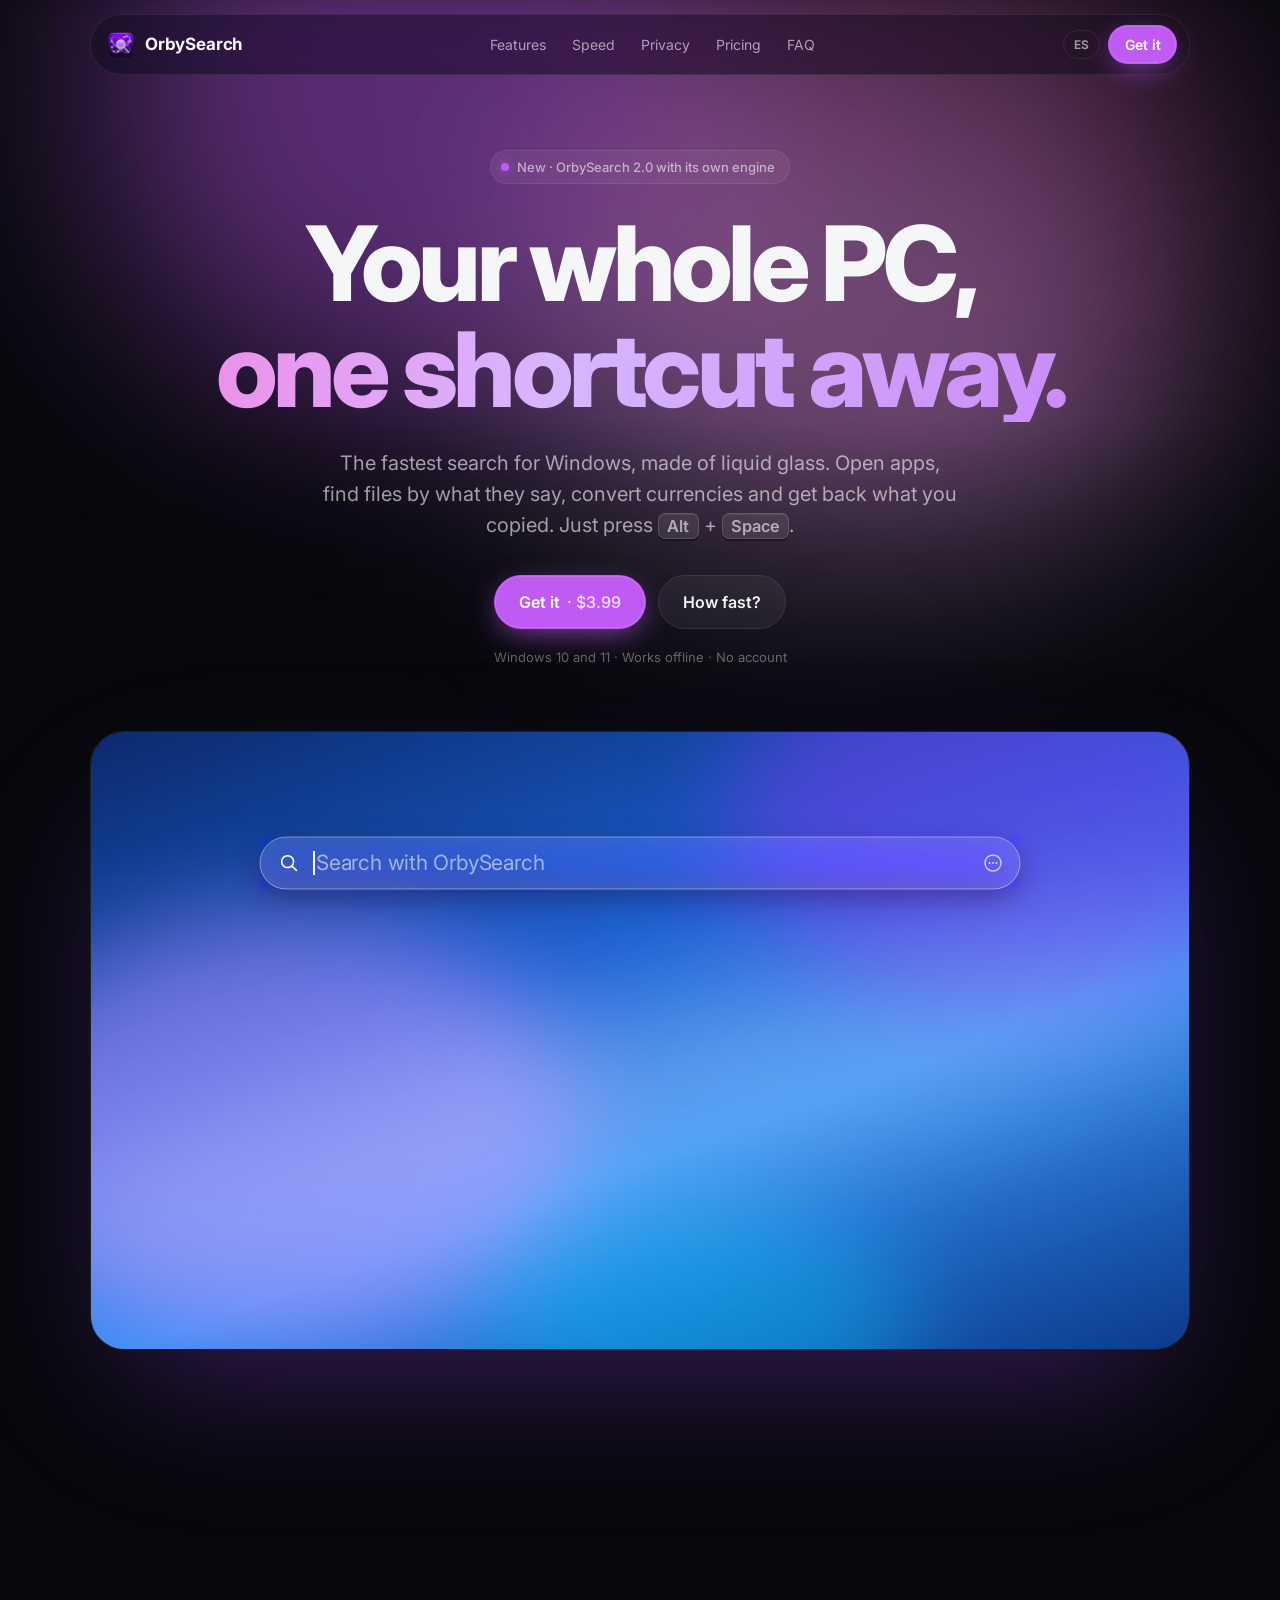
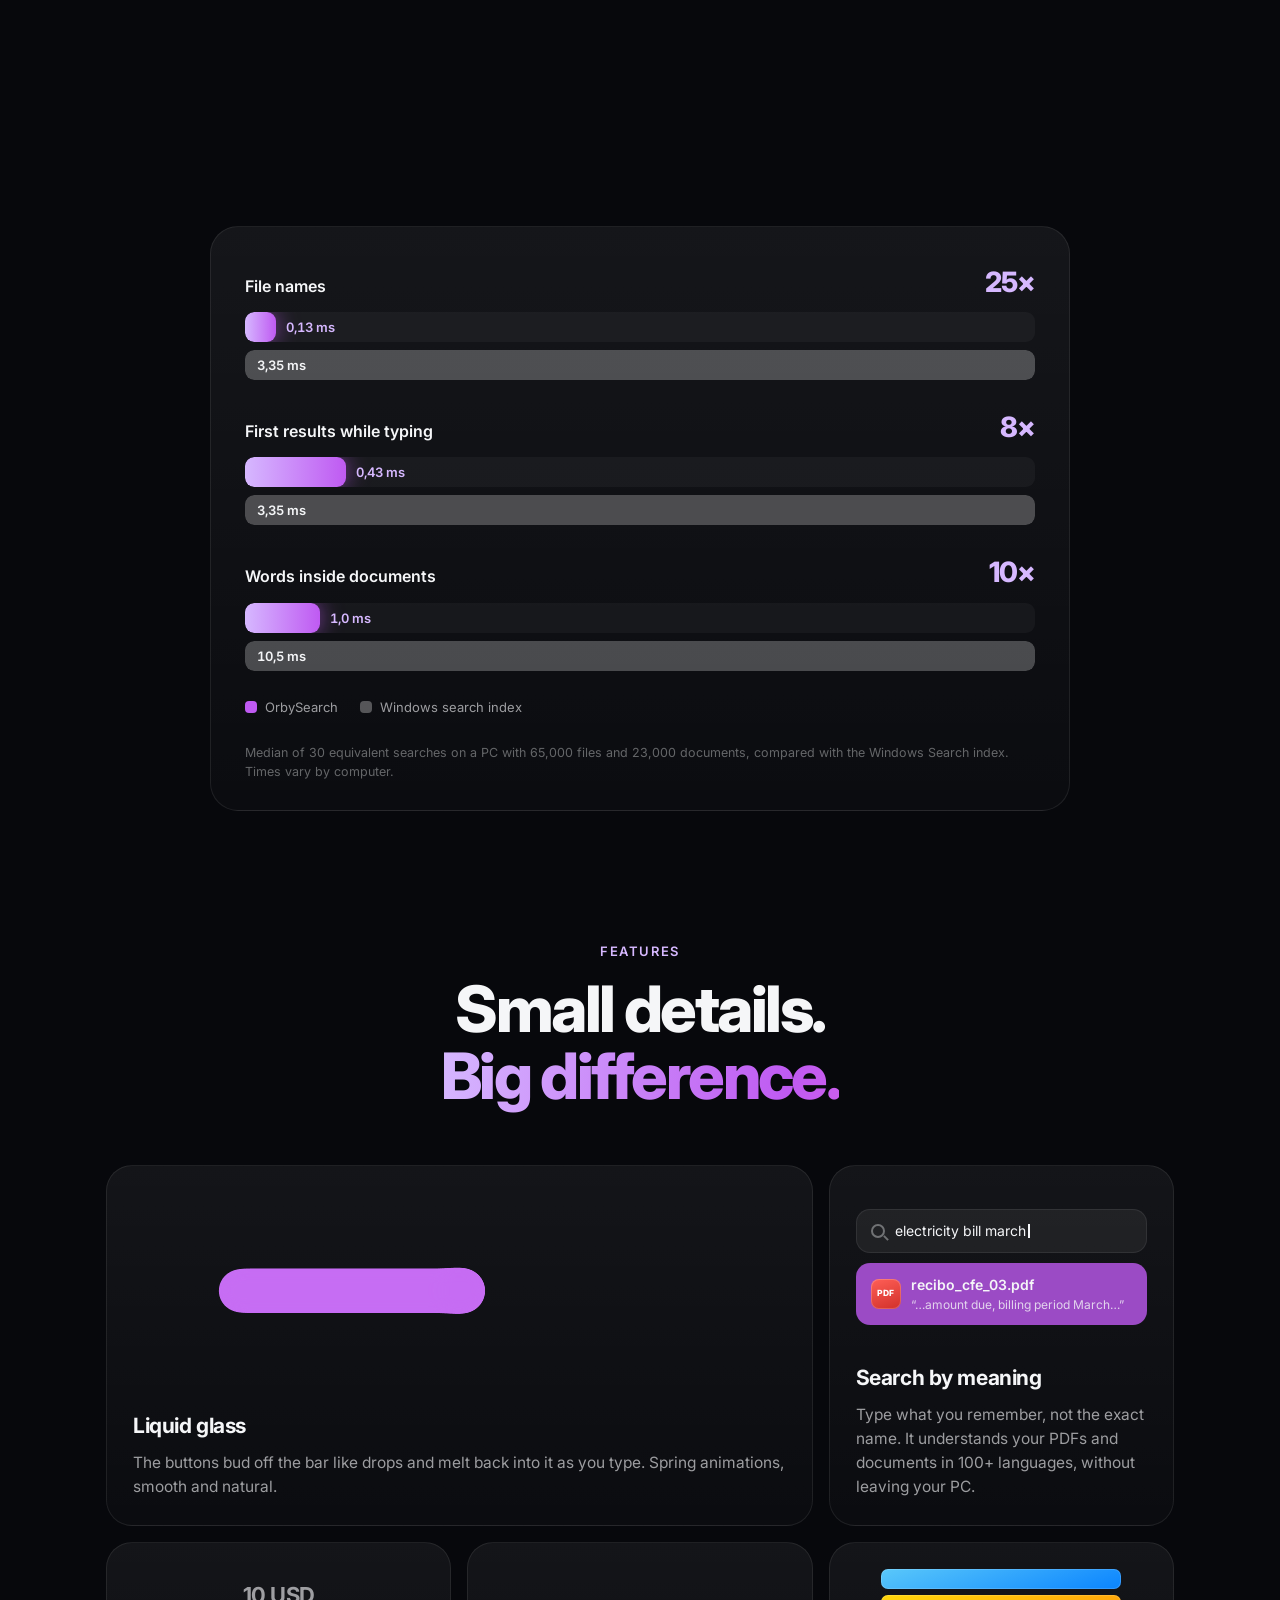
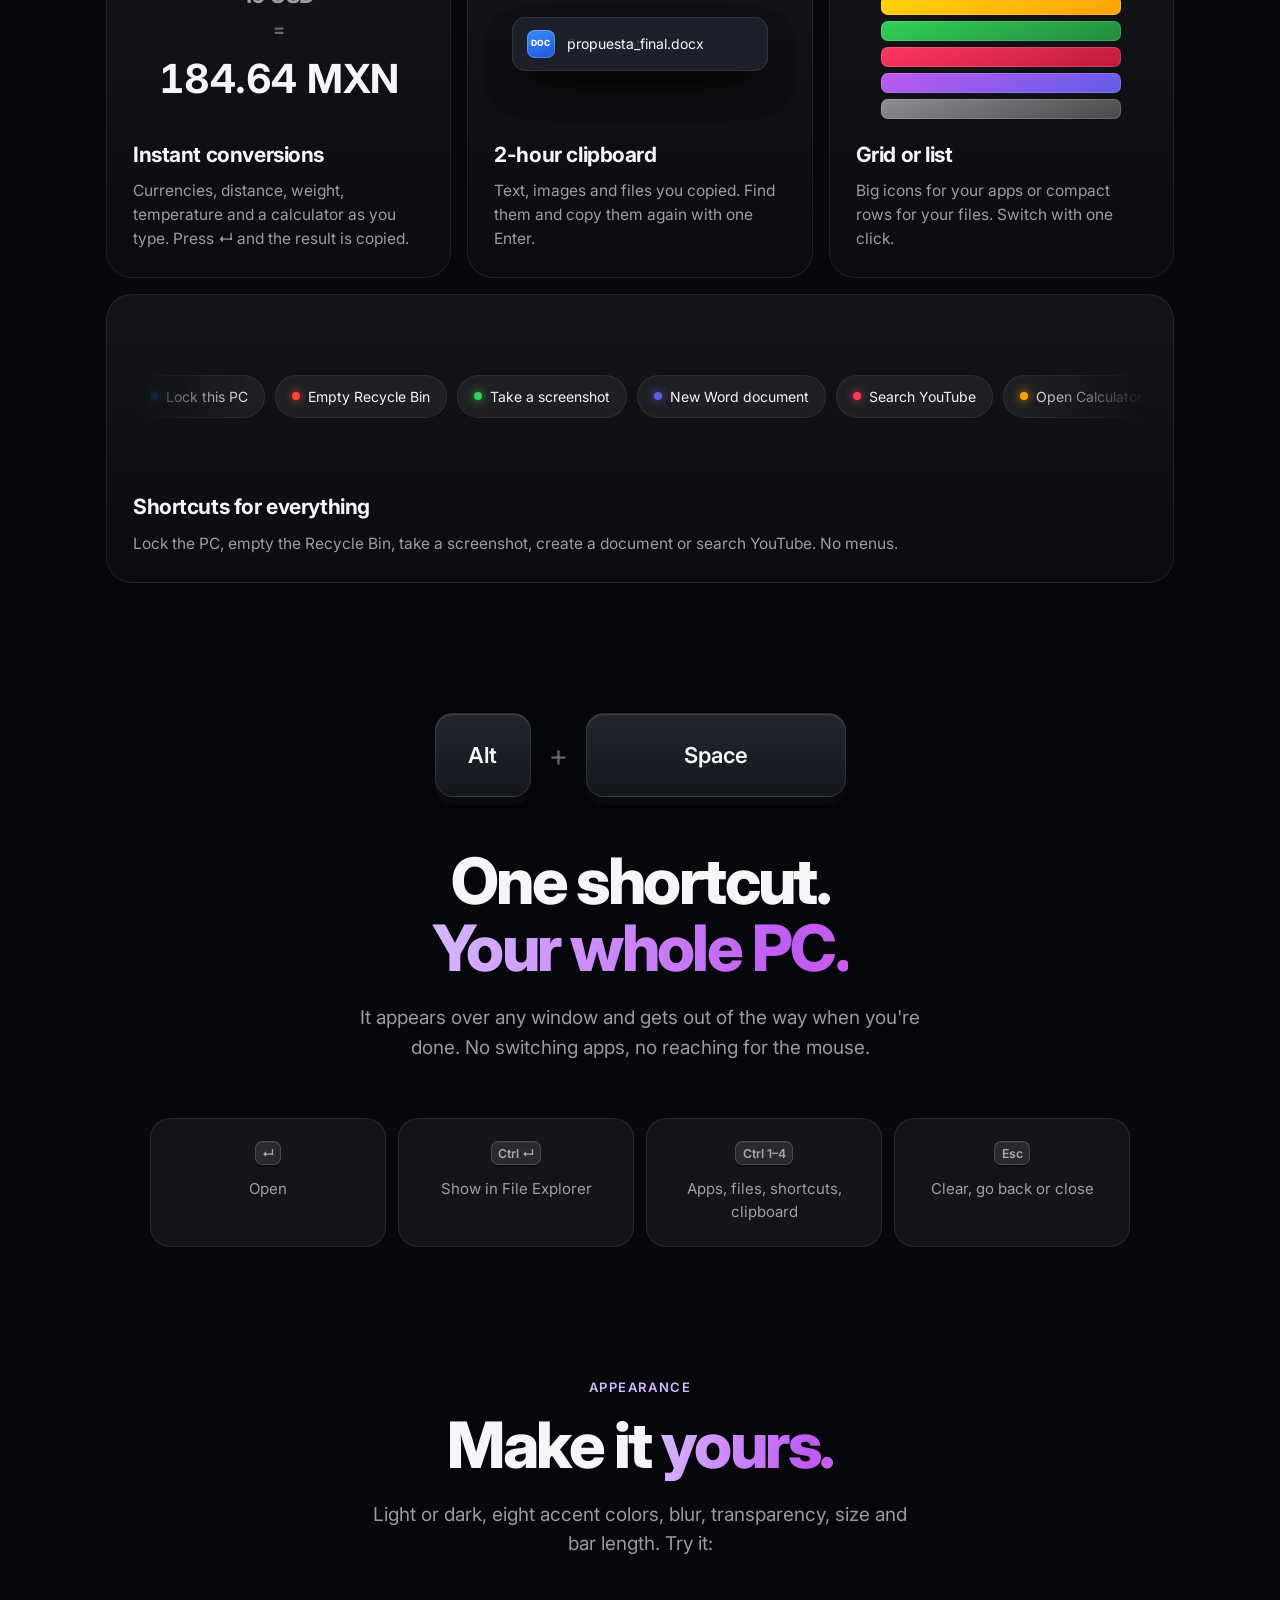
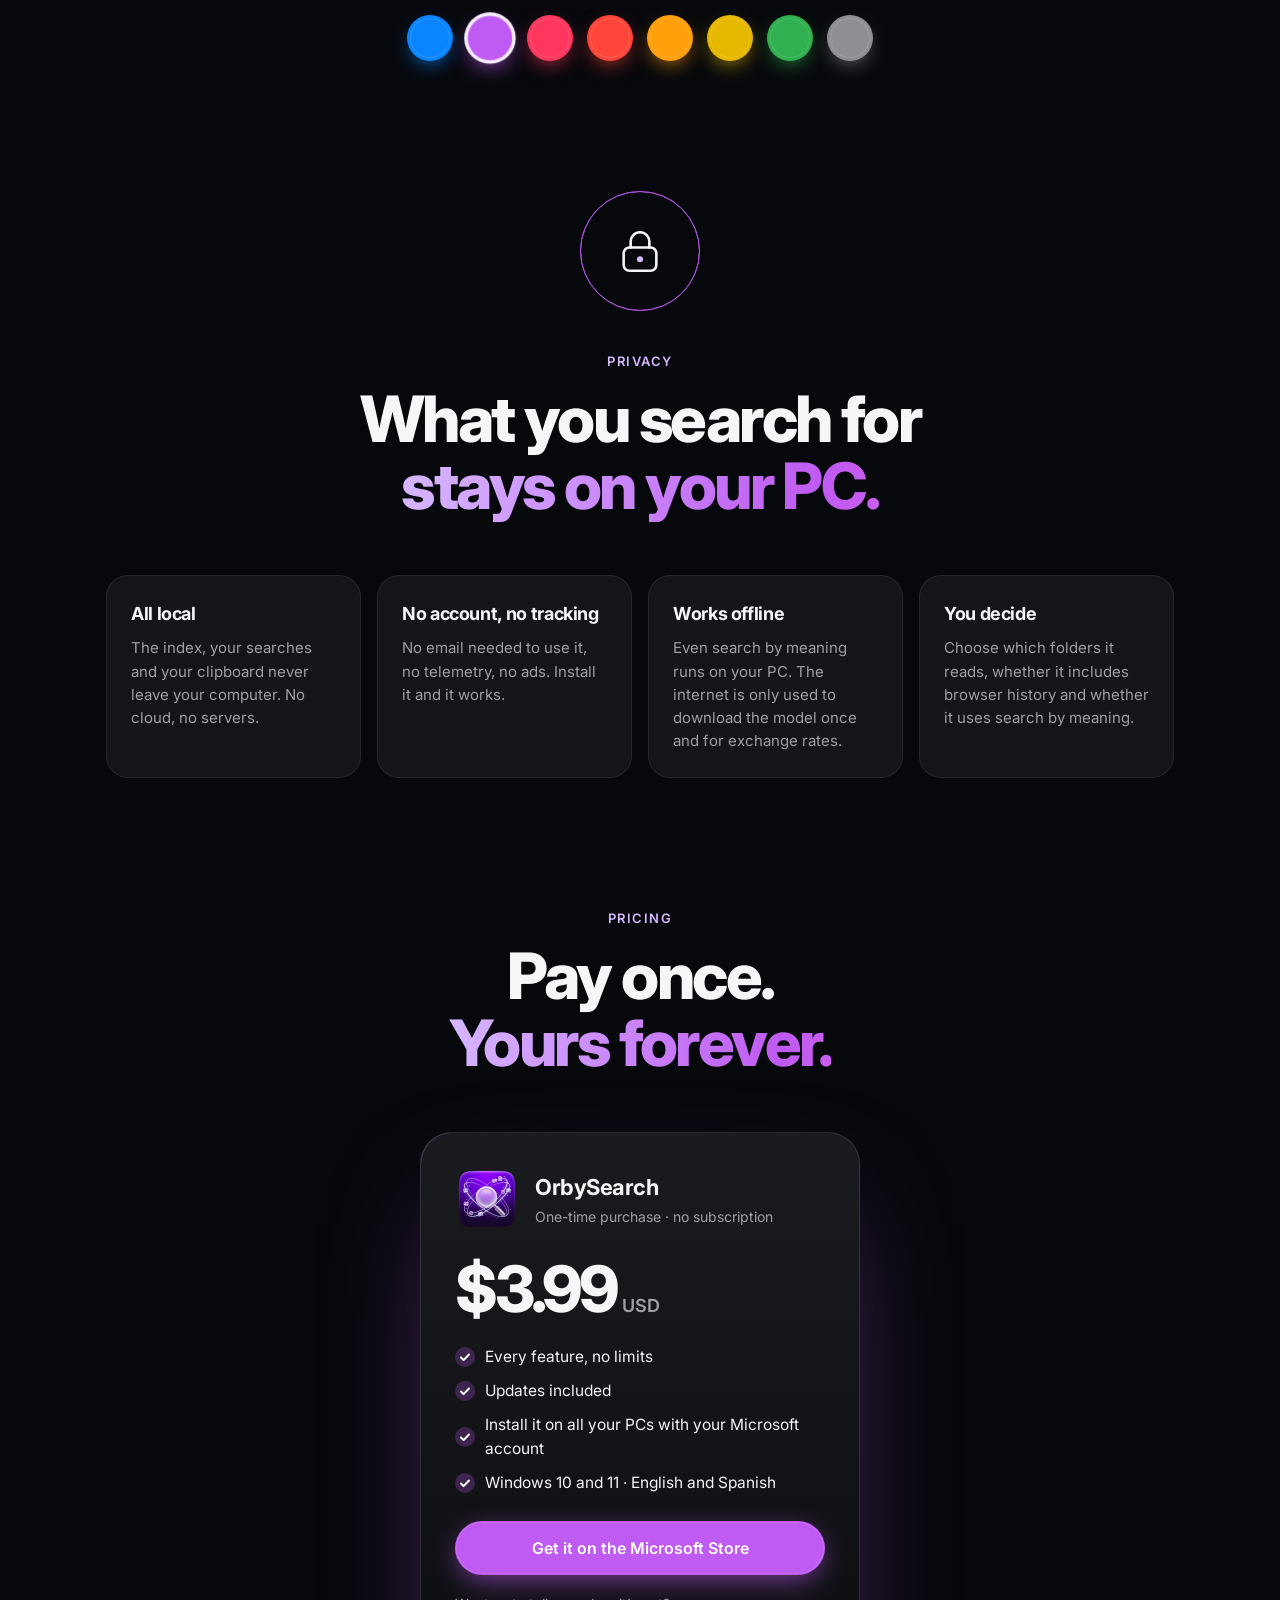
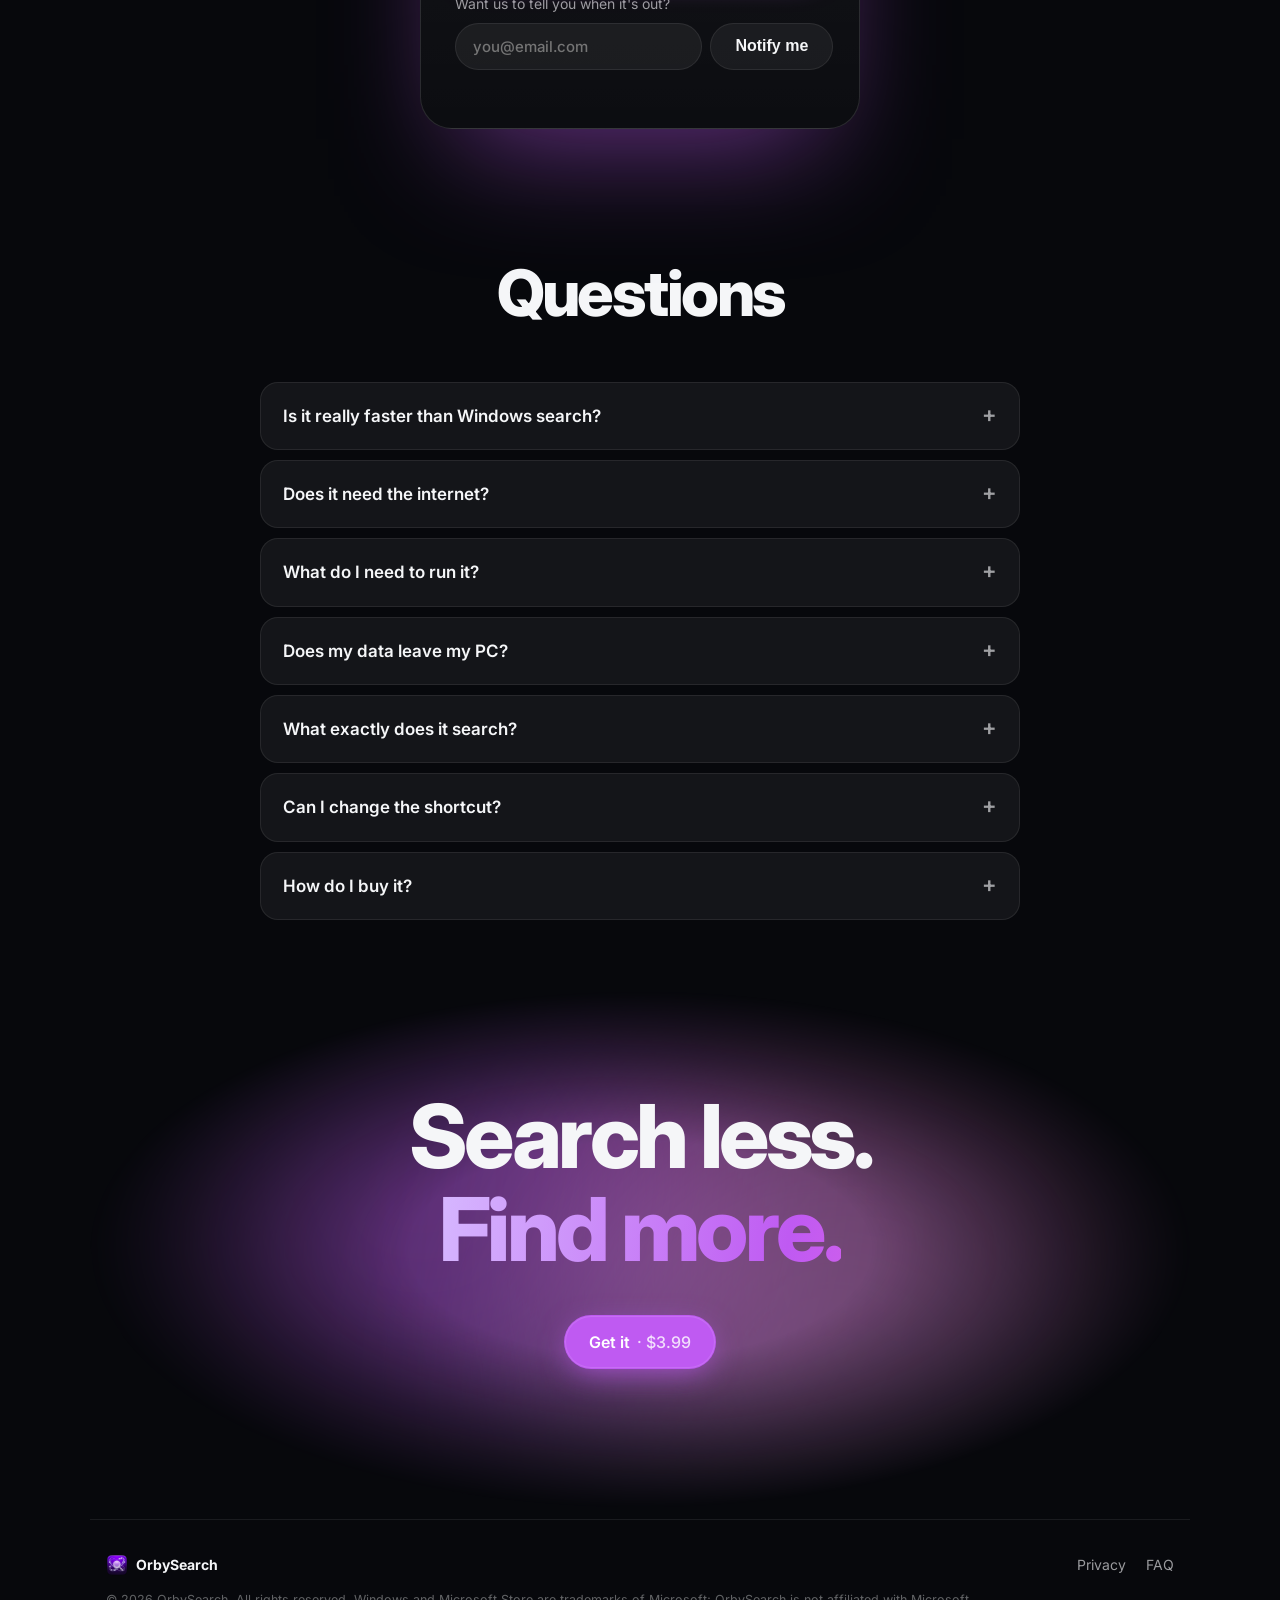
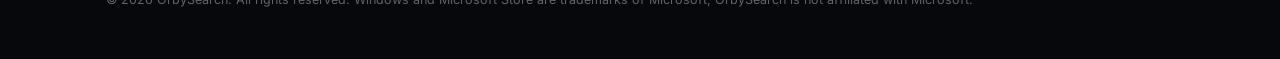
<file: index.html>
<!doctype html>
<html lang="es">
<head>
  <meta charset="utf-8">
  <meta name="viewport" content="width=device-width, initial-scale=1">
  <title>OrbySearch — Todo tu PC, a un atajo</title>
  <meta name="description" content="OrbySearch es el buscador más rápido para Windows: apps, archivos, lo que dicen tus documentos, tu historial y más, a un Alt + Espacio. Todo en tu PC.">
  <meta name="theme-color" content="#07080c">
  <link rel="icon" href="favicon.ico" sizes="any">
  <link rel="icon" type="image/png" href="assets/icon.png">
  <link rel="apple-touch-icon" href="assets/icon.png">
  <meta property="og:type" content="website">
  <meta property="og:title" content="OrbySearch — Todo tu PC, a un atajo">
  <meta property="og:description" content="El buscador más rápido para Windows, con cristal líquido. Apps, archivos, documentos y más a un Alt + Espacio.">
  <meta property="og:image" content="assets/og.png">
  <meta name="twitter:card" content="summary_large_image">
  <link rel="preconnect" href="https://fonts.googleapis.com">
  <link rel="preconnect" href="https://fonts.gstatic.com" crossorigin>
  <link href="https://fonts.googleapis.com/css2?family=Inter:wght@400;500;600;700;800&display=swap" rel="stylesheet">
  <link rel="stylesheet" href="styles.css">
</head>
<body>
  <!-- Shared SVG: the classic "goo" filter for the small liquid illustration -->
  <svg width="0" height="0" style="position:absolute" aria-hidden="true">
    <defs>
      <filter id="goo">
        <feGaussianBlur in="SourceGraphic" stdDeviation="7" result="blur" />
        <feColorMatrix in="blur" mode="matrix" values="1 0 0 0 0  0 1 0 0 0  0 0 1 0 0  0 0 0 22 -10" />
      </filter>
    </defs>
  </svg>

  <header class="nav" id="nav">
    <a class="brand" href="#top" aria-label="OrbySearch">
      <img src="assets/icon.png" alt="" width="28" height="28">
      <span>OrbySearch</span>
    </a>
    <nav class="nav-links" aria-label="Secciones">
      <a href="#funciones" data-i18n="nav.features">Funciones</a>
      <a href="#velocidad" data-i18n="nav.speed">Velocidad</a>
      <a href="#privacidad" data-i18n="nav.privacy">Privacidad</a>
      <a href="#precio" data-i18n="nav.price">Precio</a>
      <a href="#faq" data-i18n="nav.faq">Preguntas</a>
    </nav>
    <div class="nav-actions">
      <button class="lang" id="lang" type="button" aria-label="Cambiar idioma / Change language">EN</button>
      <a class="btn btn-small btn-primary" href="#precio" data-i18n="nav.cta">Obtener</a>
    </div>
  </header>

  <main id="top">
    <!-- ================= HERO ================= -->
    <section class="hero">
      <div class="aurora" aria-hidden="true"><i></i><i></i><i></i></div>
      <p class="pill reveal"><span class="dot"></span><span data-i18n="hero.pill">Nuevo · OrbySearch 2.0 con motor propio</span></p>
      <h1 class="hero-title">
        <span class="line" data-i18n="hero.t1">Todo tu PC,</span>
        <span class="line grad" data-i18n="hero.t2">a un atajo.</span>
      </h1>
      <p class="hero-sub reveal" style="--d:.15s" data-i18n="hero.sub">
        El buscador más rápido para Windows, con cristal líquido. Abre apps, encuentra archivos por lo que
        dicen, convierte monedas y recupera lo que copiaste. Solo pulsa <kbd>Alt</kbd> + <kbd>Espacio</kbd>.
      </p>
      <div class="hero-cta reveal" style="--d:.25s">
        <a class="btn btn-primary magnetic" href="#precio"><span data-i18n="hero.buy">Obtener</span> <span class="price-inline" data-price></span></a>
        <a class="btn btn-ghost" href="#velocidad" data-i18n="hero.how">¿Qué tan rápido?</a>
      </div>
      <p class="hero-note reveal" style="--d:.35s" data-i18n="hero.note">Windows 10 y 11 · Funciona sin conexión · Sin cuentas</p>

      <!-- Live demo: the same liquid-glass bar as the app -->
      <div class="stage reveal" style="--d:.45s" id="stage">
        <div class="wall" aria-hidden="true"><i></i><i></i><i></i><i></i></div>
        <div class="demo-scale" id="demoScale">
          <div class="demo" id="demo" aria-label="Demostración animada de OrbySearch" role="img">
            <svg class="goo-shadow" id="gooShadowSvg" width="760" height="52" aria-hidden="true"><path id="gooShadow" /></svg>
            <div class="goo-clip" id="gooGlass"><div class="goo-glass"></div></div>
            <svg class="goo-rim" id="gooRimSvg" width="760" height="52" aria-hidden="true"><path id="gooRim" /></svg>
            <div class="capsule" id="capsule">
              <span class="lead" id="lead"></span>
              <span class="query"><span id="qText"></span><span class="caret"></span><span class="ph" id="qPh" data-i18n="demo.ph">Buscar con OrbySearch</span></span>
              <span class="more" aria-hidden="true"><svg viewBox="0 0 20 20"><circle cx="10" cy="10" r="8" /><circle cx="6.5" cy="10" r=".9" class="f"/><circle cx="10" cy="10" r=".9" class="f"/><circle cx="13.5" cy="10" r=".9" class="f"/></svg></span>
            </div>
            <div class="drops" id="drops"></div>
            <div class="card" id="card"><div class="card-in" id="cardIn"></div><div class="card-foot"><span data-i18n="demo.foot">65.483 archivos · 0,4 ms</span><span>↵</span></div></div>
          </div>
        </div>
        <div class="stage-caption" aria-live="polite"><span class="keycap" id="capKey">Esc</span><span id="capText"></span></div>
      </div>
    </section>

    <!-- ================= SPEED ================= -->
    <section class="section speed" id="velocidad">
      <div class="section-head reveal">
        <p class="eyebrow" data-i18n="speed.eyebrow">Velocidad</p>
        <h2 data-i18n="speed.title">Más rápido que<br><span class="grad">el buscador de Windows.</span></h2>
        <p class="lead-text" data-i18n="speed.p">OrbySearch trae su propio motor de búsqueda. Los resultados aparecen mientras escribes, antes de que termines la palabra.</p>
      </div>
      <div class="bench reveal" style="--d:.1s" id="bench">
        <div class="bench-row" data-orby="0.13" data-win="3.35">
          <div class="bench-label"><b data-i18n="speed.r1">Nombres de archivo</b><span class="bench-x">25×</span></div>
          <div class="bar orby"><i></i><span>0,13 ms</span></div>
          <div class="bar win"><i></i><span>3,35 ms</span></div>
        </div>
        <div class="bench-row" data-orby="0.43" data-win="3.35">
          <div class="bench-label"><b data-i18n="speed.r2">Primeros resultados al escribir</b><span class="bench-x">8×</span></div>
          <div class="bar orby"><i></i><span>0,43 ms</span></div>
          <div class="bar win"><i></i><span>3,35 ms</span></div>
        </div>
        <div class="bench-row" data-orby="1.0" data-win="10.5">
          <div class="bench-label"><b data-i18n="speed.r3">Palabras dentro de documentos</b><span class="bench-x">10×</span></div>
          <div class="bar orby"><i></i><span>1,0 ms</span></div>
          <div class="bar win"><i></i><span>10,5 ms</span></div>
        </div>
        <div class="bench-legend"><span><i class="sw orby"></i>OrbySearch</span><span><i class="sw win"></i><span data-i18n="speed.win">Índice de búsqueda de Windows</span></span></div>
        <p class="bench-note" data-i18n="speed.note">Mediana de 30 búsquedas equivalentes en un PC con 65.000 archivos y 23.000 documentos, comparando con el índice de Windows Search. Los tiempos varían según el equipo.</p>
      </div>
    </section>

    <!-- ================= FEATURES ================= -->
    <section class="section" id="funciones">
      <div class="section-head reveal">
        <p class="eyebrow" data-i18n="feat.eyebrow">Funciones</p>
        <h2 data-i18n="feat.title">Pequeños detalles.<br><span class="grad">Gran diferencia.</span></h2>
      </div>
      <div class="bento">
        <article class="tile tile-wide glow reveal">
          <div class="tile-art art-liquid" aria-hidden="true">
            <svg viewBox="0 0 580 120"><g filter="url(#goo)">
              <rect x="20" y="34" width="300" height="52" rx="26" />
              <circle class="b b1" cx="294" cy="60" r="24" /><circle class="b b2" cx="294" cy="60" r="24" />
              <circle class="b b3" cx="294" cy="60" r="24" /><circle class="b b4" cx="294" cy="60" r="24" />
            </g></svg>
          </div>
          <h3 data-i18n="f1.t">Cristal líquido</h3>
          <p data-i18n="f1.p">Los botones se desprenden de la barra como gotas y se funden con ella al escribir. Animaciones con resortes, suaves y naturales.</p>
        </article>
        <article class="tile glow reveal" style="--d:.08s">
          <div class="tile-art art-semantic" aria-hidden="true">
            <div class="mini-field"><span class="mini-ic"></span><span class="typer" data-typer="f2.q"></span></div>
            <div class="mini-hit"><span class="fi pdf">PDF</span><span><b>recibo_cfe_03.pdf</b><small data-i18n="f2.hit">«…total a pagar, periodo marzo…»</small></span></div>
          </div>
          <h3 data-i18n="f2.t">Busca por significado</h3>
          <p data-i18n="f2.p">Escribe lo que recuerdas, no el nombre exacto. Entiende tus PDF y documentos en más de 100 idiomas, sin salir de tu PC.</p>
        </article>
        <article class="tile glow reveal" style="--d:.12s">
          <div class="tile-art art-conv" aria-hidden="true">
            <div class="conv"><span class="conv-from" id="convFrom">10 USD</span><span class="conv-eq">=</span><span class="conv-to" id="convTo">184.64 MXN</span></div>
          </div>
          <h3 data-i18n="f3.t">Conversiones al instante</h3>
          <p data-i18n="f3.p">Monedas, distancias, peso, temperatura y una calculadora mientras escribes. Pulsa ↵ y el resultado queda copiado.</p>
        </article>
        <article class="tile glow reveal" style="--d:.16s">
          <div class="tile-art art-clip" aria-hidden="true">
            <div class="clip c1"><span class="fi txt">Aa</span><span data-i18n="f4.c1">Dirección de envío…</span></div>
            <div class="clip c2"><span class="fi img"></span><span data-i18n="f4.c2">Captura de pantalla</span></div>
            <div class="clip c3"><span class="fi doc">DOC</span><span>propuesta_final.docx</span></div>
          </div>
          <h3 data-i18n="f4.t">Portapapeles de 2 horas</h3>
          <p data-i18n="f4.p">Textos, imágenes y archivos que copiaste. Encuéntralos y vuelve a copiarlos con un Enter.</p>
        </article>
        <article class="tile glow reveal" style="--d:.2s">
          <div class="tile-art art-layout" aria-hidden="true"><div class="layout" id="layoutDemo"></div></div>
          <h3 data-i18n="f5.t">Cuadrícula o lista</h3>
          <p data-i18n="f5.p">Iconos grandes para tus apps o filas compactas para tus archivos. Cambia con un clic.</p>
        </article>
        <article class="tile tile-full glow reveal" style="--d:.1s">
          <div class="tile-art art-actions" aria-hidden="true">
            <div class="marquee"><div class="marquee-track" id="actionsTrack"></div></div>
          </div>
          <h3 data-i18n="f6.t">Atajos para todo</h3>
          <p data-i18n="f6.p">Bloquear el equipo, vaciar la papelera, hacer una captura, crear un documento o buscar en YouTube. Sin abrir menús.</p>
        </article>
      </div>
    </section>

    <!-- ================= KEYBOARD ================= -->
    <section class="section keys-section">
      <div class="keys-visual reveal" aria-hidden="true">
        <span class="key k-alt">Alt</span><span class="plus">+</span><span class="key k-space" data-i18n="keys.space">Espacio</span>
      </div>
      <div class="section-head reveal" style="--d:.1s">
        <h2 data-i18n="keys.title">Un atajo.<br><span class="grad">Todo tu PC.</span></h2>
        <p class="lead-text" data-i18n="keys.p">Aparece encima de cualquier ventana y desaparece cuando terminas. Sin cambiar de app, sin tocar el ratón.</p>
      </div>
      <ul class="shortcuts reveal" style="--d:.2s">
        <li><span class="keycap">↵</span><span data-i18n="keys.enter">Abrir</span></li>
        <li><span class="keycap">Ctrl ↵</span><span data-i18n="keys.reveal">Mostrar en el Explorador</span></li>
        <li><span class="keycap">Ctrl 1–4</span><span data-i18n="keys.scopes">Apps, archivos, atajos, portapapeles</span></li>
        <li><span class="keycap">Esc</span><span data-i18n="keys.esc">Borrar, volver o cerrar</span></li>
      </ul>
    </section>

    <!-- ================= PERSONALIZE ================= -->
    <section class="section personalize">
      <div class="section-head reveal">
        <p class="eyebrow" data-i18n="pers.eyebrow">Apariencia</p>
        <h2 data-i18n="pers.title">Hazlo <span class="grad">tuyo.</span></h2>
        <p class="lead-text" data-i18n="pers.p">Claro u oscuro, ocho colores de acento, desenfoque, transparencia, tamaño y largo de la barra. Pruébalo:</p>
      </div>
      <div class="accents reveal" style="--d:.1s" id="accents" role="radiogroup" aria-label="Color de acento"></div>
    </section>

    <!-- ================= PRIVACY ================= -->
    <section class="section privacy" id="privacidad">
      <div class="shield reveal" aria-hidden="true">
        <span class="ring r1"></span><span class="ring r2"></span><span class="ring r3"></span>
        <svg viewBox="0 0 48 48"><rect x="10" y="21" width="28" height="20" rx="5" /><path d="M16 21v-5a8 8 0 0 1 16 0v5" /><circle cx="24" cy="31" r="2.6" class="f" /></svg>
      </div>
      <div class="section-head reveal" style="--d:.1s">
        <p class="eyebrow" data-i18n="priv.eyebrow">Privacidad</p>
        <h2 data-i18n="priv.title">Lo que buscas<br><span class="grad">se queda en tu PC.</span></h2>
      </div>
      <div class="priv-grid">
        <div class="priv reveal" style="--d:.1s"><h3 data-i18n="priv.1t">Todo local</h3><p data-i18n="priv.1p">El índice, tus búsquedas y tu portapapeles nunca salen de tu equipo. No hay nube ni servidores.</p></div>
        <div class="priv reveal" style="--d:.16s"><h3 data-i18n="priv.2t">Sin cuentas ni rastreo</h3><p data-i18n="priv.2p">No te pedimos correo para usarlo, no hay telemetría ni anuncios. Lo instalas y funciona.</p></div>
        <div class="priv reveal" style="--d:.22s"><h3 data-i18n="priv.3t">Funciona sin internet</h3><p data-i18n="priv.3p">Hasta la búsqueda por significado corre en tu PC. Internet solo se usa para descargar el modelo una vez y para los tipos de cambio.</p></div>
        <div class="priv reveal" style="--d:.28s"><h3 data-i18n="priv.4t">Tú decides</h3><p data-i18n="priv.4p">Eliges qué carpetas lee, si incluye el historial del navegador y si usa la búsqueda por significado.</p></div>
      </div>
    </section>

    <!-- ================= PRICING ================= -->
    <section class="section pricing" id="precio">
      <div class="section-head reveal">
        <p class="eyebrow" data-i18n="price.eyebrow">Precio</p>
        <h2 data-i18n="price.title">Un pago.<br><span class="grad">Tuyo para siempre.</span></h2>
      </div>
      <div class="price-card glow reveal" style="--d:.1s">
        <div class="price-top">
          <img src="assets/icon.png" alt="" width="64" height="64">
          <div><h3>OrbySearch</h3><p data-i18n="price.once">Pago único · sin suscripción</p></div>
        </div>
        <p class="price"><span data-price-big></span></p>
        <ul class="checks">
          <li data-i18n="price.l1">Todas las funciones, sin límites</li>
          <li data-i18n="price.l2">Actualizaciones incluidas</li>
          <li data-i18n="price.l3">Instálalo en todos tus PC con tu cuenta de Microsoft</li>
          <li data-i18n="price.l4">Windows 10 y 11 · español e inglés</li>
        </ul>
        <a class="btn btn-primary btn-block" id="storeBtn" href="#" data-i18n="price.store">Muy pronto en Microsoft Store</a>
        <form class="notify" id="notify" name="espera" method="POST" data-netlify="true" netlify-honeypot="bot-field">
          <input type="hidden" name="form-name" value="espera">
          <p class="hp"><label>No llenar: <input name="bot-field"></label></p>
          <label class="notify-label" for="notifyEmail" data-i18n="notify.label">¿Te avisamos cuando salga?</label>
          <div class="notify-row">
            <input id="notifyEmail" type="email" name="email" required autocomplete="email" data-i18n-attr="placeholder:notify.ph" placeholder="tu@correo.com">
            <button class="btn btn-ghost" type="submit" data-i18n="notify.btn">Avísame</button>
          </div>
          <p class="notify-msg" id="notifyMsg" role="status"></p>
        </form>
      </div>
    </section>

    <!-- ================= FAQ ================= -->
    <section class="section faq" id="faq">
      <div class="section-head reveal"><h2 data-i18n="faq.title">Preguntas frecuentes</h2></div>
      <div class="faq-list">
        <details class="reveal"><summary data-i18n="faq.q0">¿De verdad es más rápido que el buscador de Windows?</summary><p data-i18n="faq.a0">Sí. OrbySearch tiene su propio motor y mantiene sus índices en memoria: encuentra nombres de archivo unas 25 veces más rápido y el texto dentro de documentos unas 10 veces más rápido que el índice de Windows Search, en la misma consulta. Además empieza a mostrar resultados desde la primera letra.</p></details>
        <details class="reveal"><summary data-i18n="faq.q1">¿Necesita internet?</summary><p data-i18n="faq.a1">No. Solo descarga una vez el modelo de búsqueda por significado (unos 135 MB) y, si conviertes monedas, consulta el tipo de cambio. Todo lo demás funciona sin conexión.</p></details>
        <details class="reveal"><summary data-i18n="faq.q2">¿Qué necesito para usarlo?</summary><p data-i18n="faq.a2">Windows 10 (versión 1809 o posterior) u 11 de 64 bits, 4 GB de RAM (8 GB recomendados) y unos 500 MB de espacio más el índice. No hace falta instalar nada más.</p></details>
        <details class="reveal"><summary data-i18n="faq.q3">¿Mis datos salen del PC?</summary><p data-i18n="faq.a3">No. El índice, tus búsquedas y el historial del portapapeles se guardan solo en tu equipo. Lee la <a href="privacy.html">política de privacidad</a>.</p></details>
        <details class="reveal"><summary data-i18n="faq.q4">¿Qué busca exactamente?</summary><p data-i18n="faq.a4">Apps del menú Inicio y de Microsoft Store, archivos y carpetas en todas tus unidades, el contenido de los documentos de las carpetas que elijas (PDF, Word, Excel, PowerPoint, texto y código) y, si lo activas, el historial de Chrome, Edge, Brave, Vivaldi, Opera y Firefox.</p></details>
        <details class="reveal"><summary data-i18n="faq.q5">¿Puedo cambiar el atajo de teclado?</summary><p data-i18n="faq.a5">Sí. En Configuración haz clic en el atajo y pulsa la combinación que prefieras.</p></details>
        <details class="reveal"><summary data-i18n="faq.q6">¿Cómo lo compro?</summary><p data-i18n="faq.a6">OrbySearch se venderá en Microsoft Store con un pago único. Déjanos tu correo arriba y te avisamos el día que salga.</p></details>
      </div>
    </section>

    <!-- ================= FINAL CTA ================= -->
    <section class="final">
      <div class="aurora" aria-hidden="true"><i></i><i></i><i></i></div>
      <h2 class="reveal" data-i18n="final.title">Busca menos.<br><span class="grad">Encuentra más.</span></h2>
      <a class="btn btn-primary magnetic reveal" style="--d:.1s" href="#precio"><span data-i18n="hero.buy">Obtener</span> <span class="price-inline" data-price></span></a>
    </section>
  </main>

  <footer class="footer">
    <div class="foot-brand"><img src="assets/icon.png" alt="" width="22" height="22"> OrbySearch</div>
    <nav class="foot-links">
      <a href="privacy.html" data-i18n="foot.privacy">Privacidad</a>
      <a href="#faq" data-i18n="nav.faq">Preguntas</a>
    </nav>
    <p class="foot-legal" data-i18n="foot.legal">© 2026 OrbySearch. Todos los derechos reservados. Windows y Microsoft Store son marcas de Microsoft; OrbySearch no está afiliado con Microsoft.</p>
  </footer>

  <script src="main.js" defer></script>
</body>
</html>
</file>
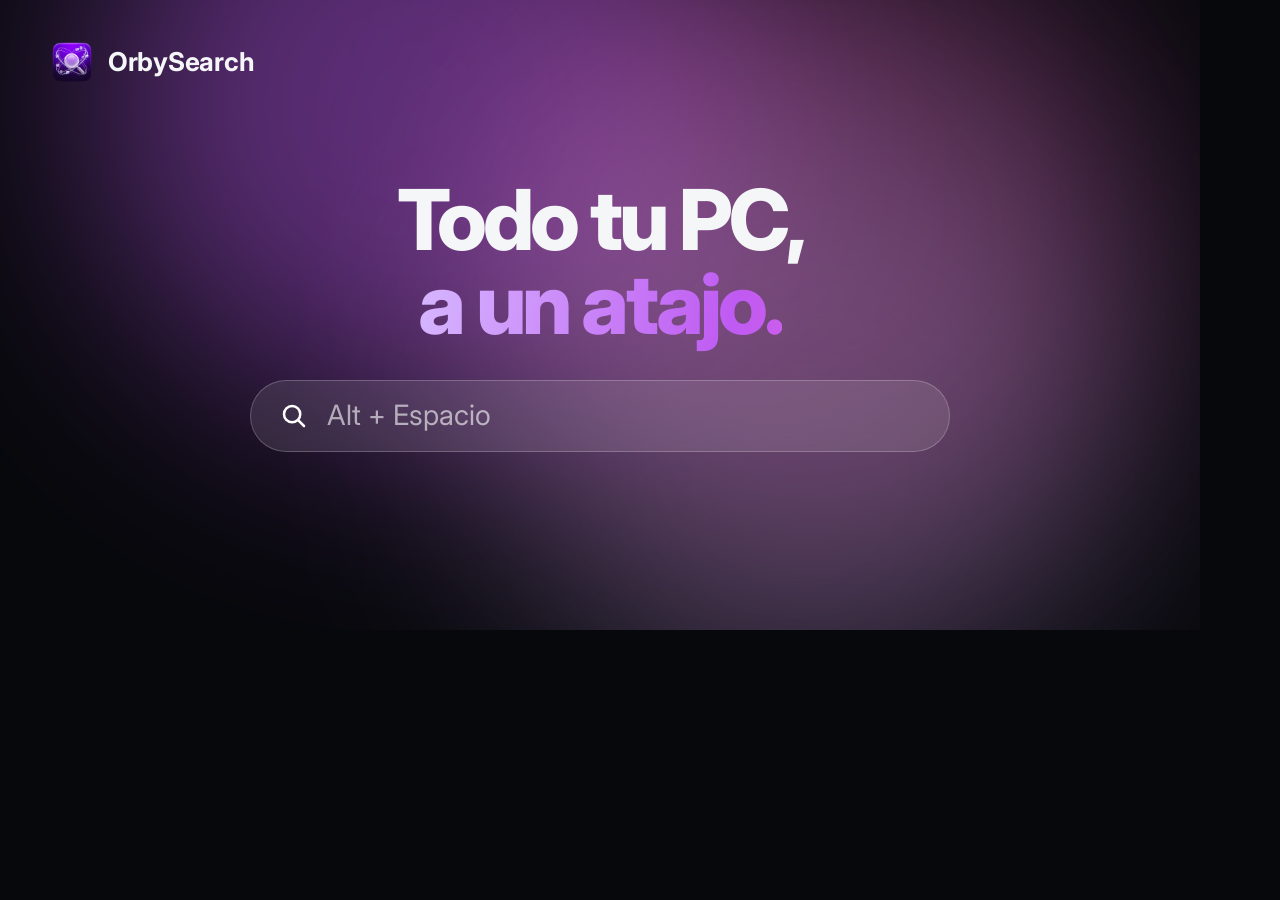
<file: og.html>
<!doctype html>
<html lang="es">
<head>
  <meta charset="utf-8">
  <meta name="robots" content="noindex">
  <title>OG image source</title>
  <!-- Source of assets/og.png (1200×630). Not linked from the site. -->
  <link href="https://fonts.googleapis.com/css2?family=Inter:wght@500;700;800&display=swap" rel="stylesheet">
  <link rel="stylesheet" href="styles.css">
  <style>
    html, body { width: 1200px; height: 630px; overflow: hidden; }
    .og { position: relative; width: 1200px; height: 630px; display: flex; flex-direction: column; align-items: center; justify-content: center; gap: 34px; isolation: isolate; }
    .og .aurora { inset: -20% 0 auto; -webkit-mask-image: none; mask-image: none; }
    .og h1 { margin: 0; font-size: 84px; line-height: 1; letter-spacing: -.045em; font-weight: 800; text-align: center; }
    .og .bar {
      width: 700px; height: 72px; border-radius: 36px; display: flex; align-items: center; gap: 18px; padding: 0 28px;
      background: rgba(255, 255, 255, .1); border: 1px solid rgba(255, 255, 255, .22); backdrop-filter: blur(20px);
      font-size: 28px; color: rgba(255, 255, 255, .6);
    }
    .og .bar svg { width: 30px; height: 30px; fill: none; stroke: #fff; stroke-width: 2; stroke-linecap: round; }
    .og .brand { position: absolute; top: 40px; left: 50px; font-size: 26px; gap: 14px; }
    .og .grad { animation: none; }
  </style>
</head>
<body>
  <div class="og">
    <div class="aurora"><i></i><i></i><i></i></div>
    <div class="brand"><img src="assets/icon.png" alt="" width="44" height="44"><span>OrbySearch</span></div>
    <h1>Todo tu PC,<br><span class="grad">a un atajo.</span></h1>
    <div class="bar"><svg viewBox="0 0 24 24"><circle cx="10.5" cy="10.5" r="6.5"/><path d="M15.5 15.5L20 20"/></svg>Alt + Espacio</div>
  </div>
</body>
</html>
</file>
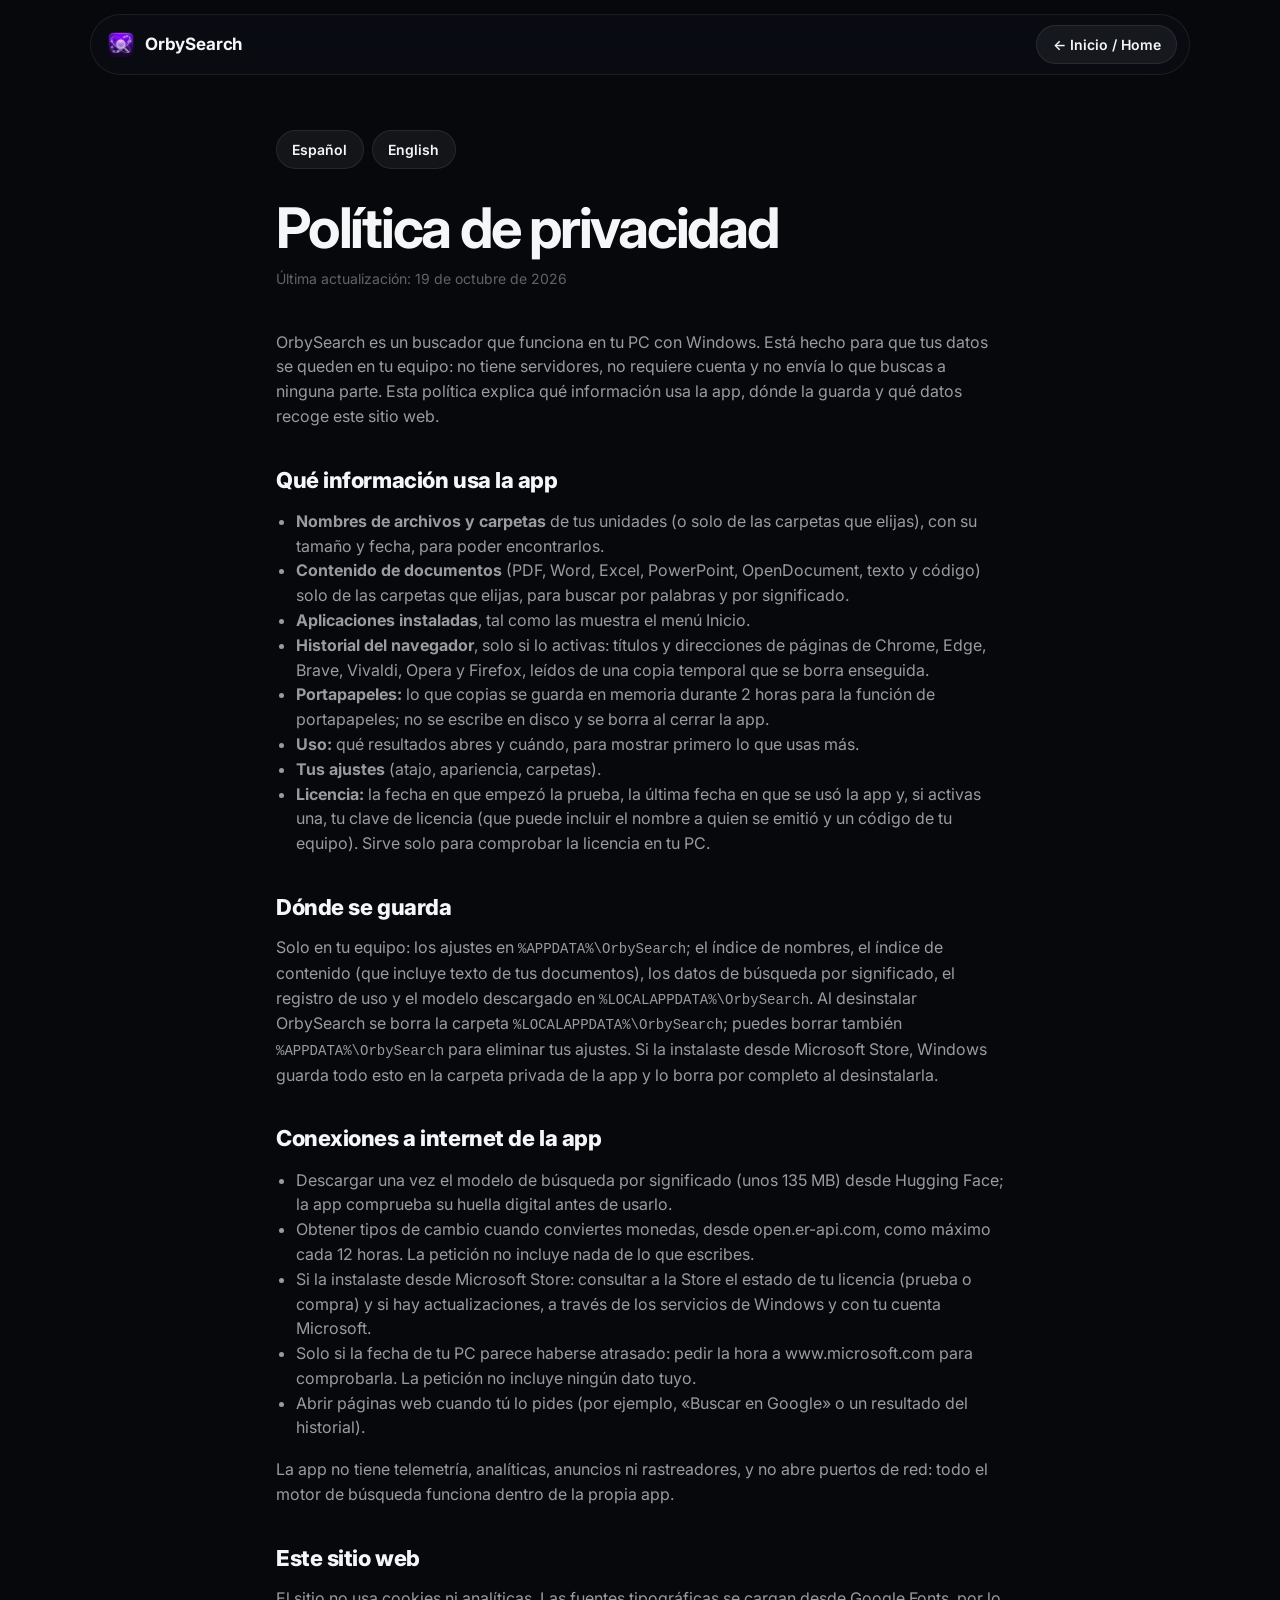
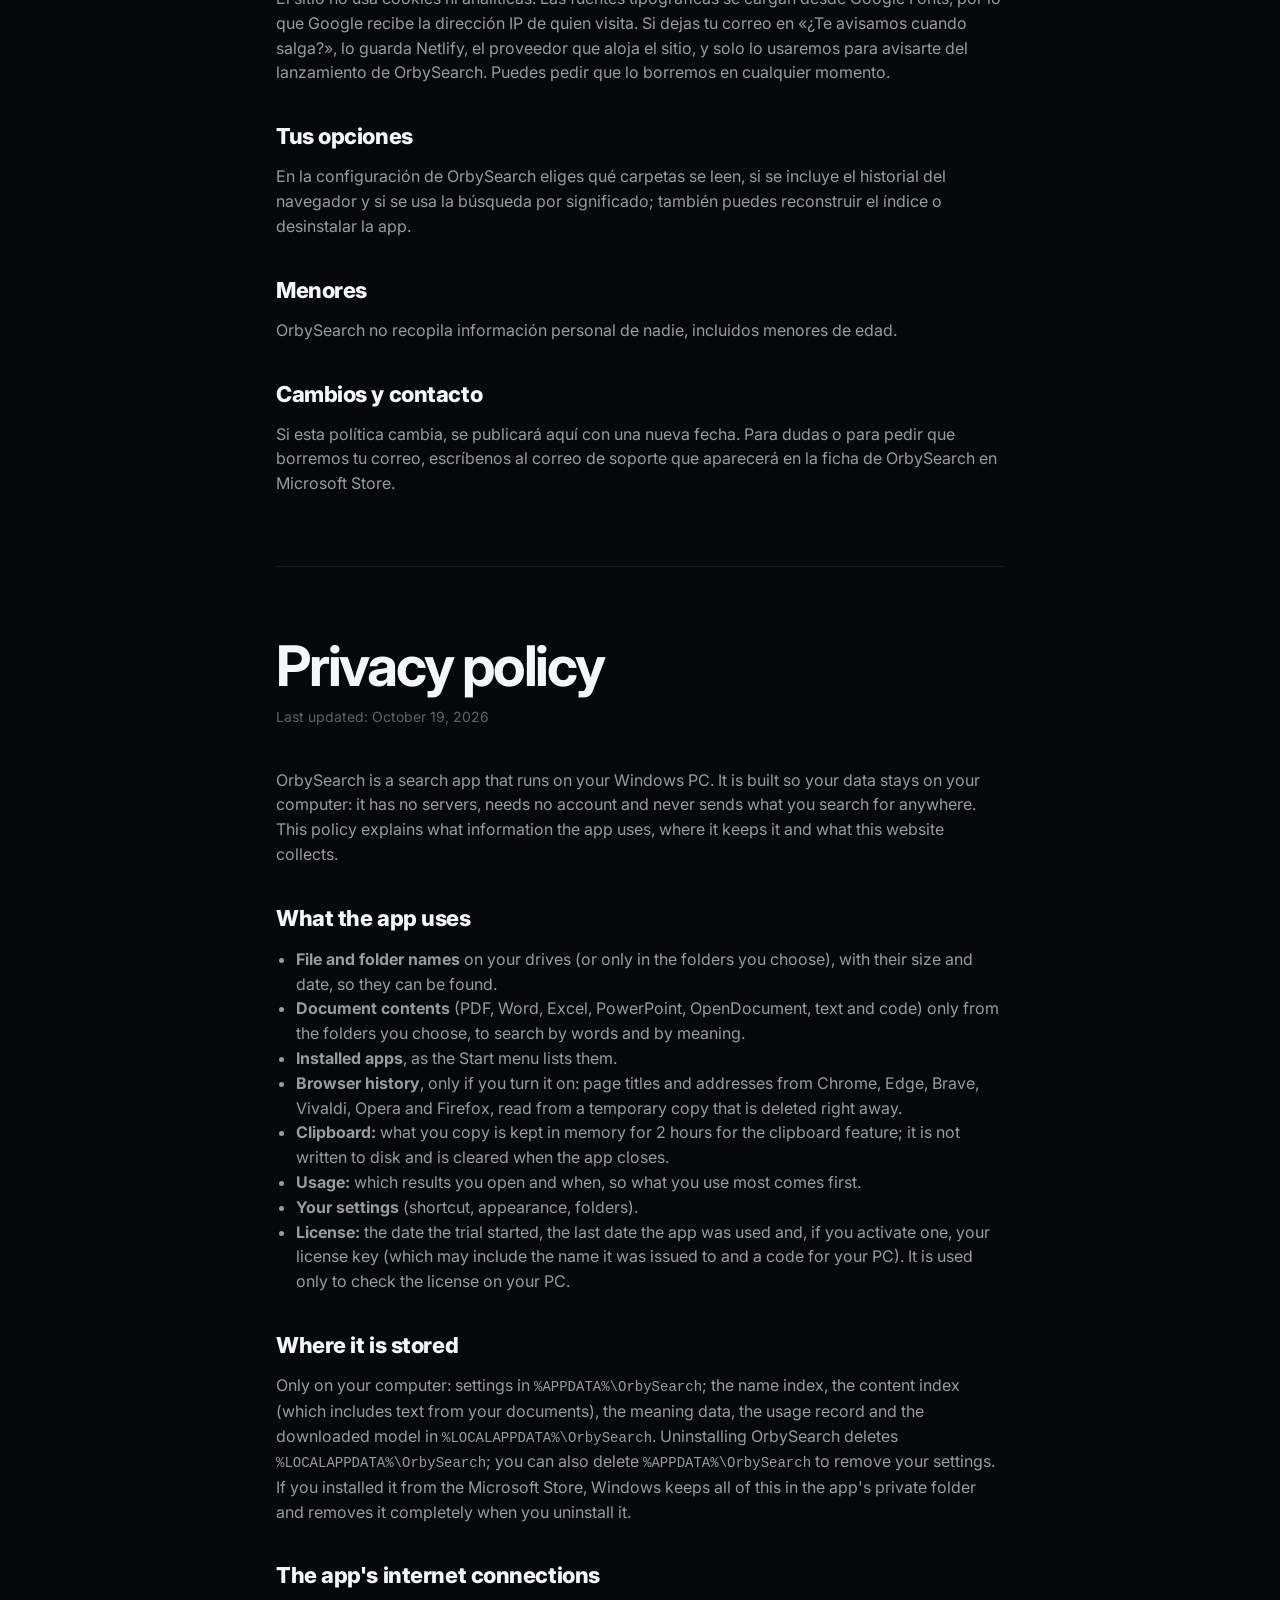
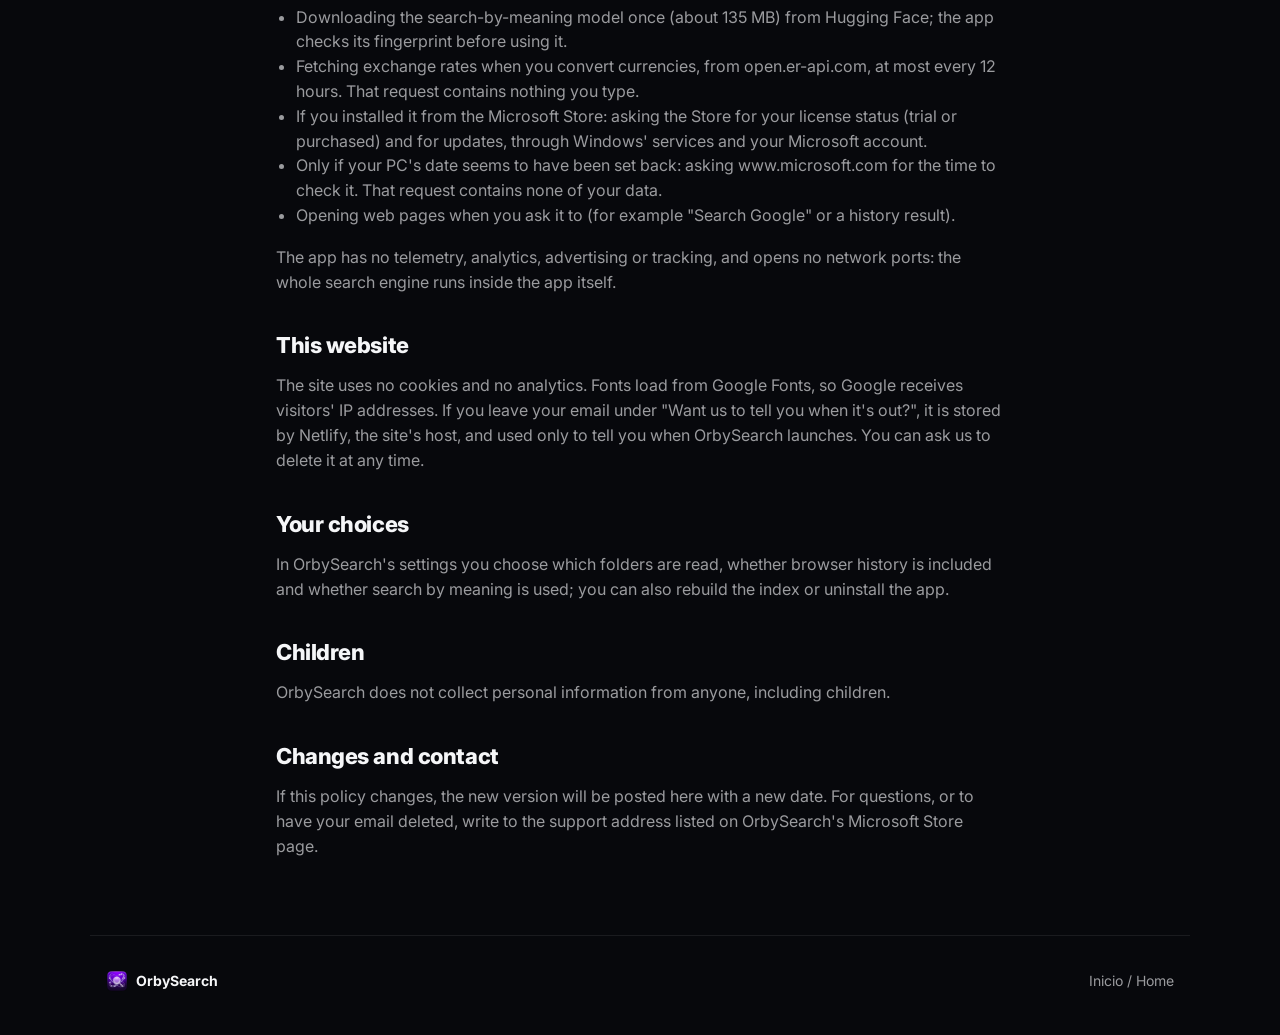
<file: privacy.html>
<!doctype html>
<html lang="es">
<head>
  <meta charset="utf-8">
  <meta name="viewport" content="width=device-width, initial-scale=1">
  <title>Privacidad · OrbySearch</title>
  <meta name="description" content="Política de privacidad de OrbySearch / OrbySearch privacy policy.">
  <meta name="theme-color" content="#07080c">
  <link rel="icon" href="favicon.ico" sizes="any">
  <link rel="preconnect" href="https://fonts.googleapis.com">
  <link rel="preconnect" href="https://fonts.gstatic.com" crossorigin>
  <link href="https://fonts.googleapis.com/css2?family=Inter:wght@400;500;600;700;800&display=swap" rel="stylesheet">
  <link rel="stylesheet" href="styles.css">
  <style>
    .doc { max-width: 760px; margin: 0 auto; padding: 130px 16px 60px; }
    .doc h1 { font-size: clamp(36px, 6vw, 56px); letter-spacing: -.04em; line-height: 1.05; margin: 0 0 10px; }
    .doc .updated { color: var(--faint); font-size: 14px; margin: 0 0 40px; }
    .doc h2 { font-size: 22px; letter-spacing: -.02em; margin: 40px 0 10px; }
    .doc p, .doc li { color: var(--muted); font-size: 16px; }
    .doc ul { padding-left: 20px; }
    .doc a:not(.btn) { color: var(--accent-2); }
    .doc code { font-size: 14px; }
    .doc hr { border: 0; border-top: 1px solid var(--line); margin: 70px 0; }
    .switch { display: flex; gap: 8px; margin-bottom: 30px; }
  </style>
</head>
<body>
  <header class="nav">
    <a class="brand" href="index.html"><img src="assets/icon.png" alt="" width="28" height="28"><span>OrbySearch</span></a>
    <div class="nav-actions"><a class="btn btn-small btn-ghost" href="index.html">← Inicio / Home</a></div>
  </header>

  <main class="doc">
    <div class="switch"><a class="btn btn-small btn-ghost" href="#es">Español</a><a class="btn btn-small btn-ghost" href="#en">English</a></div>

    <article id="es" lang="es">
      <h1>Política de privacidad</h1>
      <p class="updated">Última actualización: 19 de octubre de 2026</p>
      <p>OrbySearch es un buscador que funciona en tu PC con Windows. Está hecho para que tus datos se queden en tu equipo: no tiene servidores, no requiere cuenta y no envía lo que buscas a ninguna parte. Esta política explica qué información usa la app, dónde la guarda y qué datos recoge este sitio web.</p>

      <h2>Qué información usa la app</h2>
      <ul>
        <li><b>Nombres de archivos y carpetas</b> de tus unidades (o solo de las carpetas que elijas), con su tamaño y fecha, para poder encontrarlos.</li>
        <li><b>Contenido de documentos</b> (PDF, Word, Excel, PowerPoint, OpenDocument, texto y código) solo de las carpetas que elijas, para buscar por palabras y por significado.</li>
        <li><b>Aplicaciones instaladas</b>, tal como las muestra el menú Inicio.</li>
        <li><b>Historial del navegador</b>, solo si lo activas: títulos y direcciones de páginas de Chrome, Edge, Brave, Vivaldi, Opera y Firefox, leídos de una copia temporal que se borra enseguida.</li>
        <li><b>Portapapeles:</b> lo que copias se guarda en memoria durante 2 horas para la función de portapapeles; no se escribe en disco y se borra al cerrar la app.</li>
        <li><b>Uso:</b> qué resultados abres y cuándo, para mostrar primero lo que usas más.</li>
        <li><b>Tus ajustes</b> (atajo, apariencia, carpetas).</li>
        <li><b>Licencia:</b> la fecha en que empezó la prueba, la última fecha en que se usó la app y, si activas una, tu clave de licencia (que puede incluir el nombre a quien se emitió y un código de tu equipo). Sirve solo para comprobar la licencia en tu PC.</li>
      </ul>

      <h2>Dónde se guarda</h2>
      <p>Solo en tu equipo: los ajustes en <code>%APPDATA%\OrbySearch</code>; el índice de nombres, el índice de contenido (que incluye texto de tus documentos), los datos de búsqueda por significado, el registro de uso y el modelo descargado en <code>%LOCALAPPDATA%\OrbySearch</code>. Al desinstalar OrbySearch se borra la carpeta <code>%LOCALAPPDATA%\OrbySearch</code>; puedes borrar también <code>%APPDATA%\OrbySearch</code> para eliminar tus ajustes. Si la instalaste desde Microsoft Store, Windows guarda todo esto en la carpeta privada de la app y lo borra por completo al desinstalarla.</p>

      <h2>Conexiones a internet de la app</h2>
      <ul>
        <li>Descargar una vez el modelo de búsqueda por significado (unos 135 MB) desde Hugging Face; la app comprueba su huella digital antes de usarlo.</li>
        <li>Obtener tipos de cambio cuando conviertes monedas, desde open.er-api.com, como máximo cada 12 horas. La petición no incluye nada de lo que escribes.</li>
        <li>Si la instalaste desde Microsoft Store: consultar a la Store el estado de tu licencia (prueba o compra) y si hay actualizaciones, a través de los servicios de Windows y con tu cuenta Microsoft.</li>
        <li>Solo si la fecha de tu PC parece haberse atrasado: pedir la hora a www.microsoft.com para comprobarla. La petición no incluye ningún dato tuyo.</li>
        <li>Abrir páginas web cuando tú lo pides (por ejemplo, «Buscar en Google» o un resultado del historial).</li>
      </ul>
      <p>La app no tiene telemetría, analíticas, anuncios ni rastreadores, y no abre puertos de red: todo el motor de búsqueda funciona dentro de la propia app.</p>

      <h2>Este sitio web</h2>
      <p>El sitio no usa cookies ni analíticas. Las fuentes tipográficas se cargan desde Google Fonts, por lo que Google recibe la dirección IP de quien visita. Si dejas tu correo en «¿Te avisamos cuando salga?», lo guarda Netlify, el proveedor que aloja el sitio, y solo lo usaremos para avisarte del lanzamiento de OrbySearch. Puedes pedir que lo borremos en cualquier momento.</p>

      <h2>Tus opciones</h2>
      <p>En la configuración de OrbySearch eliges qué carpetas se leen, si se incluye el historial del navegador y si se usa la búsqueda por significado; también puedes reconstruir el índice o desinstalar la app.</p>

      <h2>Menores</h2>
      <p>OrbySearch no recopila información personal de nadie, incluidos menores de edad.</p>

      <h2>Cambios y contacto</h2>
      <p>Si esta política cambia, se publicará aquí con una nueva fecha. Para dudas o para pedir que borremos tu correo, escríbenos al correo de soporte que aparecerá en la ficha de OrbySearch en Microsoft Store.</p>
    </article>

    <hr>

    <article id="en" lang="en">
      <h1>Privacy policy</h1>
      <p class="updated">Last updated: October 19, 2026</p>
      <p>OrbySearch is a search app that runs on your Windows PC. It is built so your data stays on your computer: it has no servers, needs no account and never sends what you search for anywhere. This policy explains what information the app uses, where it keeps it and what this website collects.</p>

      <h2>What the app uses</h2>
      <ul>
        <li><b>File and folder names</b> on your drives (or only in the folders you choose), with their size and date, so they can be found.</li>
        <li><b>Document contents</b> (PDF, Word, Excel, PowerPoint, OpenDocument, text and code) only from the folders you choose, to search by words and by meaning.</li>
        <li><b>Installed apps</b>, as the Start menu lists them.</li>
        <li><b>Browser history</b>, only if you turn it on: page titles and addresses from Chrome, Edge, Brave, Vivaldi, Opera and Firefox, read from a temporary copy that is deleted right away.</li>
        <li><b>Clipboard:</b> what you copy is kept in memory for 2 hours for the clipboard feature; it is not written to disk and is cleared when the app closes.</li>
        <li><b>Usage:</b> which results you open and when, so what you use most comes first.</li>
        <li><b>Your settings</b> (shortcut, appearance, folders).</li>
        <li><b>License:</b> the date the trial started, the last date the app was used and, if you activate one, your license key (which may include the name it was issued to and a code for your PC). It is used only to check the license on your PC.</li>
      </ul>

      <h2>Where it is stored</h2>
      <p>Only on your computer: settings in <code>%APPDATA%\OrbySearch</code>; the name index, the content index (which includes text from your documents), the meaning data, the usage record and the downloaded model in <code>%LOCALAPPDATA%\OrbySearch</code>. Uninstalling OrbySearch deletes <code>%LOCALAPPDATA%\OrbySearch</code>; you can also delete <code>%APPDATA%\OrbySearch</code> to remove your settings. If you installed it from the Microsoft Store, Windows keeps all of this in the app's private folder and removes it completely when you uninstall it.</p>

      <h2>The app's internet connections</h2>
      <ul>
        <li>Downloading the search-by-meaning model once (about 135 MB) from Hugging Face; the app checks its fingerprint before using it.</li>
        <li>Fetching exchange rates when you convert currencies, from open.er-api.com, at most every 12 hours. That request contains nothing you type.</li>
        <li>If you installed it from the Microsoft Store: asking the Store for your license status (trial or purchased) and for updates, through Windows' services and your Microsoft account.</li>
        <li>Only if your PC's date seems to have been set back: asking www.microsoft.com for the time to check it. That request contains none of your data.</li>
        <li>Opening web pages when you ask it to (for example "Search Google" or a history result).</li>
      </ul>
      <p>The app has no telemetry, analytics, advertising or tracking, and opens no network ports: the whole search engine runs inside the app itself.</p>

      <h2>This website</h2>
      <p>The site uses no cookies and no analytics. Fonts load from Google Fonts, so Google receives visitors' IP addresses. If you leave your email under "Want us to tell you when it's out?", it is stored by Netlify, the site's host, and used only to tell you when OrbySearch launches. You can ask us to delete it at any time.</p>

      <h2>Your choices</h2>
      <p>In OrbySearch's settings you choose which folders are read, whether browser history is included and whether search by meaning is used; you can also rebuild the index or uninstall the app.</p>

      <h2>Children</h2>
      <p>OrbySearch does not collect personal information from anyone, including children.</p>

      <h2>Changes and contact</h2>
      <p>If this policy changes, the new version will be posted here with a new date. For questions, or to have your email deleted, write to the support address listed on OrbySearch's Microsoft Store page.</p>
    </article>
  </main>

  <footer class="footer">
    <div class="foot-brand"><img src="assets/icon.png" alt="" width="22" height="22"> OrbySearch</div>
    <nav class="foot-links"><a href="index.html">Inicio / Home</a></nav>
  </footer>
</body>
</html>
</file>
<file: styles.css>
/* OrbySearch — landing page. Dark, minimal, liquid glass. */
:root {
  --bg: #07080c;
  --bg-2: #0d0f16;
  --text: #f5f6f8;
  --muted: rgba(245, 246, 248, .62);
  --faint: rgba(245, 246, 248, .38);
  --line: rgba(255, 255, 255, .08);
  --glass: rgba(255, 255, 255, .055);
  --accent: #bf5af2;   /* the app's Purple accent, from the icon */
  --accent-2: #d6b8ff;
  --accent-3: #ff6fd8;
  --radius: 26px;
  --font: "SF Pro Display", "Segoe UI Variable Display", Inter, "Segoe UI", system-ui, -apple-system, sans-serif;
  --ease: cubic-bezier(.16, 1, .3, 1);
  color-scheme: dark;
}

*, *::before, *::after { box-sizing: border-box; }
html { scroll-behavior: smooth; -webkit-text-size-adjust: 100%; }
body {
  margin: 0;
  background: var(--bg);
  color: var(--text);
  font-family: var(--font);
  font-size: 17px;
  line-height: 1.55;
  -webkit-font-smoothing: antialiased;
  overflow-x: hidden;
}
img { display: block; max-width: 100%; }
a { color: inherit; }
kbd, .keycap {
  font-family: var(--font);
  font-size: .82em;
  font-weight: 600;
  padding: .12em .5em;
  border-radius: 7px;
  background: rgba(255, 255, 255, .09);
  border: 1px solid rgba(255, 255, 255, .14);
  box-shadow: 0 1px 0 rgba(255, 255, 255, .08) inset, 0 2px 0 rgba(0, 0, 0, .4);
  white-space: nowrap;
}
::selection { background: color-mix(in srgb, var(--accent) 55%, transparent); }

.grad {
  background: linear-gradient(100deg, var(--accent-2), var(--accent) 40%, var(--accent-3) 75%, var(--accent-2));
  background-size: 220% 100%;
  -webkit-background-clip: text;
  background-clip: text;
  color: transparent;
  animation: shimmer 9s linear infinite;
}
@keyframes shimmer { to { background-position: -220% 0; } }

/* ---------- buttons ---------- */
.btn {
  --mx: 0px; --my: 0px;
  display: inline-flex; align-items: center; justify-content: center; gap: .45em;
  padding: .85em 1.5em;
  border-radius: 999px;
  font-weight: 600; font-size: 16px;
  text-decoration: none;
  border: 1px solid transparent;
  transition: transform .5s var(--ease), background .3s, box-shadow .4s, border-color .3s;
  transform: translate(var(--mx), var(--my));
  cursor: pointer;
}
.btn-primary {
  background: var(--accent);
  color: #fff;
  box-shadow: 0 8px 30px -6px color-mix(in srgb, var(--accent) 70%, transparent), 0 0 0 1px rgba(255, 255, 255, .12) inset;
}
.btn-primary:hover { box-shadow: 0 14px 44px -6px color-mix(in srgb, var(--accent) 85%, transparent), 0 0 0 1px rgba(255, 255, 255, .2) inset; }
.btn-ghost { background: var(--glass); border-color: var(--line); color: var(--text); }
.btn-ghost:hover { background: rgba(255, 255, 255, .09); }
.btn-small { padding: .55em 1.1em; font-size: 14px; }
.btn-block { width: 100%; }
.btn[aria-disabled="true"] { opacity: .75; cursor: default; }
.price-inline { opacity: .8; font-weight: 500; }

/* ---------- nav ---------- */
.nav {
  position: fixed; inset: 14px 16px auto; z-index: 50;
  max-width: 1100px; margin: 0 auto;
  display: flex; align-items: center; justify-content: space-between; gap: 16px;
  padding: 10px 12px 10px 16px;
  border-radius: 999px;
  background: rgba(13, 15, 22, .55);
  border: 1px solid var(--line);
  backdrop-filter: blur(20px) saturate(1.6);
  -webkit-backdrop-filter: blur(20px) saturate(1.6);
  transition: transform .6s var(--ease), background .3s;
}
.nav.hide { transform: translateY(-140%); }
.brand { display: flex; align-items: center; gap: 10px; font-weight: 700; text-decoration: none; letter-spacing: -.01em; }
.nav-links { display: flex; gap: 26px; font-size: 14px; }
.nav-links a { text-decoration: none; color: var(--muted); transition: color .2s; }
.nav-links a:hover { color: var(--text); }
.nav-actions { display: flex; align-items: center; gap: 8px; }
.lang {
  font: 600 12px var(--font); color: var(--muted);
  background: transparent; border: 1px solid var(--line); border-radius: 999px;
  padding: 6px 10px; cursor: pointer;
}
.lang:hover { color: var(--text); }

/* ---------- hero ---------- */
.hero {
  position: relative;
  padding: 150px 16px 40px;
  text-align: center;
  isolation: isolate;
}
.aurora {
  position: absolute; inset: -10% 0 auto; height: 900px; z-index: -1; pointer-events: none; overflow: hidden;
  -webkit-mask-image: linear-gradient(transparent, #000 18%, #000 62%, transparent);
  mask-image: linear-gradient(transparent, #000 18%, #000 62%, transparent);
}
.aurora i {
  position: absolute; width: 640px; height: 640px; border-radius: 50%;
  filter: blur(110px); opacity: .45;
  animation: float 18s ease-in-out infinite alternate;
}
.aurora i:nth-child(1) { background: var(--accent); left: 8%; top: -10%; }
.aurora i:nth-child(2) { background: var(--accent-3); right: 5%; top: 5%; animation-duration: 22s; opacity: .3; }
.aurora i:nth-child(3) { background: var(--accent-2); left: 40%; top: 25%; animation-duration: 26s; opacity: .22; }
@keyframes float {
  0% { transform: translate(0, 0) scale(1); }
  50% { transform: translate(60px, 40px) scale(1.1); }
  100% { transform: translate(-40px, 70px) scale(.95); }
}
.pill {
  display: inline-flex; align-items: center; gap: 8px;
  margin: 0 0 26px; padding: 6px 14px 6px 10px;
  font-size: 13px; font-weight: 500; color: var(--muted);
  border-radius: 999px; background: var(--glass); border: 1px solid var(--line);
}
.pill .dot { width: 8px; height: 8px; border-radius: 50%; background: var(--accent); box-shadow: 0 0 12px var(--accent); animation: pulse 2.4s infinite; }
@keyframes pulse { 50% { opacity: .35; } }
.hero-title {
  margin: 0 auto;
  font-size: clamp(46px, 8.4vw, 104px);
  line-height: 1.02;
  letter-spacing: -.045em;
  font-weight: 800;
}
.hero-title .line { display: block; }
.hero-title .line { opacity: 0; transform: translateY(.35em); filter: blur(14px); animation: rise 1.2s var(--ease) forwards; }
.hero-title .line:nth-child(2) { animation-delay: .12s, 0s; animation-name: rise, shimmer; animation-duration: 1.2s, 9s; animation-timing-function: var(--ease), linear; animation-iteration-count: 1, infinite; }
@keyframes rise { to { opacity: 1; transform: none; filter: none; } }
.hero-sub { max-width: 640px; margin: 26px auto 0; font-size: clamp(17px, 2vw, 20px); color: var(--muted); }
.hero-cta { display: flex; gap: 12px; justify-content: center; flex-wrap: wrap; margin-top: 34px; }
.hero-note { margin: 18px 0 0; font-size: 13px; color: var(--faint); }

/* ---------- demo stage ---------- */
.stage {
  position: relative;
  max-width: 1100px;
  margin: 64px auto 0;
  border-radius: 34px;
  overflow: hidden;
  border: 1px solid rgba(255, 255, 255, .1);
  box-shadow: 0 60px 140px -40px rgba(150, 70, 240, .35), 0 0 0 1px rgba(255, 255, 255, .04) inset;
  aspect-ratio: 16 / 9;
  min-height: 380px;
}
.wall { position: absolute; inset: 0; background: linear-gradient(160deg, #0b2a6b, #1a5fd1 40%, #2f8cf5 62%, #0c3a8a); overflow: hidden; }
.wall i { position: absolute; border-radius: 50%; filter: blur(50px); animation: float 16s ease-in-out infinite alternate; }
.wall i:nth-child(1) { width: 55%; height: 70%; left: -10%; top: 30%; background: #b48cff; opacity: .55; }
.wall i:nth-child(2) { width: 50%; height: 60%; right: -8%; top: -15%; background: #7c3aed; opacity: .5; animation-duration: 20s; }
.wall i:nth-child(3) { width: 40%; height: 40%; left: 35%; bottom: -15%; background: #00d0ff; opacity: .35; animation-duration: 24s; }
.wall i:nth-child(4) { width: 120%; height: 30%; left: -10%; top: 45%; background: rgba(255, 255, 255, .25); filter: blur(70px); transform: rotate(-12deg); animation-duration: 30s; }

.demo-scale { position: absolute; left: 50%; top: 17%; width: var(--dw, 760px); transform-origin: top center; transform: translateX(-50%) scale(var(--s, 1)); }
.demo { position: relative; width: var(--dw, 760px); height: 52px; color: #fff; font-family: var(--font); text-align: left; }
/* The liquid shape clips a wrapper: backdrop-filter on the clipped element itself ignores clip-path in Chromium. */
.goo-clip { position: absolute; left: 0; top: 0; width: var(--dw, 760px); height: 52px; isolation: isolate; }
.goo-glass {
  position: absolute; inset: 0;
  background: rgba(255, 255, 255, .17);
  backdrop-filter: blur(16px) saturate(1.7);
  -webkit-backdrop-filter: blur(16px) saturate(1.7);
}
.goo-shadow, .goo-rim { position: absolute; left: 0; top: 0; overflow: visible; pointer-events: none; }
.goo-shadow path { fill: rgba(34, 8, 66, .38); filter: blur(14px); transform: translateY(10px); }
.goo-rim path { fill: none; stroke: rgba(255, 255, 255, .42); stroke-width: 1; }
.capsule {
  position: absolute; left: 0; top: 0; height: 52px; width: var(--dw, 760px);
  display: flex; align-items: center; gap: 12px; padding: 0 10px 0 18px;
}
.lead { width: 22px; height: 22px; display: grid; place-items: center; flex: none; transition: color .3s; }
.lead svg, .drop svg { width: 100%; height: 100%; fill: none; stroke: currentColor; stroke-width: 1.7; stroke-linecap: round; stroke-linejoin: round; }
.lead.scoped { color: #fff; }
.lead.scoped svg { stroke: var(--accent-2); }
.query { flex: 1; font-size: 21px; letter-spacing: -.01em; white-space: nowrap; overflow: hidden; display: flex; align-items: center; }
.ph { color: rgba(255, 255, 255, .55); }
.caret { width: 2px; height: 24px; background: #fff; margin: 0 1px; animation: blink 1.05s steps(1) infinite; }
@keyframes blink { 50% { opacity: 0; } }
.more { width: 34px; height: 34px; display: grid; place-items: center; flex: none; }
.more svg { width: 20px; height: 20px; fill: none; stroke: rgba(255, 255, 255, .7); stroke-width: 1.4; }
.more svg .f { fill: rgba(255, 255, 255, .85); stroke: none; }
.drops { position: absolute; left: 0; top: 0; }
.drop { position: absolute; top: 0; width: 52px; height: 52px; display: grid; place-items: center; border-radius: 50%; }
.drop .ic { width: 20px; height: 20px; }
.drop.active::before { content: ""; position: absolute; inset: 0; border-radius: 50%; background: var(--accent); animation: pop .5s var(--ease); }
.drop.active .ic { position: relative; color: #fff; }
@keyframes pop { from { transform: scale(.5); } }

.card {
  position: absolute; left: 0; top: 62px; width: var(--dw, 760px); height: 0;
  border-radius: 22px; overflow: hidden;
  background: rgba(255, 255, 255, .15);
  backdrop-filter: blur(22px) saturate(1.8);
  -webkit-backdrop-filter: blur(22px) saturate(1.8);
  box-shadow: 0 0 0 1px rgba(255, 255, 255, .28) inset, 0 24px 60px -18px rgba(34, 8, 66, .5);
  opacity: 0;
  transition: opacity .25s;
}
.card.open { opacity: 1; }
.card-in { padding: 8px 8px 40px; }
.card-foot { position: absolute; left: 0; right: 0; bottom: 0; height: 32px; display: flex; justify-content: space-between; align-items: center; padding: 0 18px; font-size: 11px; color: rgba(255, 255, 255, .6); }
.sec { font-size: 11px; font-weight: 600; letter-spacing: .04em; text-transform: uppercase; color: rgba(255, 255, 255, .6); padding: 10px 12px 4px; }
.row { display: flex; align-items: center; gap: 12px; padding: 6px 12px; border-radius: 9px; height: 42px; animation: rowIn .45s var(--ease) both; animation-delay: calc(var(--i, 0) * 45ms); }
.row.sel { background: var(--accent); }
.row > span:last-child { min-width: 0; }
.row b { font-weight: 500; font-size: 14px; display: block; line-height: 1.2; }
.row b, .row small { white-space: nowrap; overflow: hidden; text-overflow: ellipsis; }
.row small { display: block; font-size: 11.5px; color: rgba(255, 255, 255, .7); line-height: 1.3; }
@keyframes rowIn { from { opacity: 0; transform: translateY(6px); } }
.fi {
  width: 30px; height: 30px; border-radius: 8px; flex: none;
  display: grid; place-items: center;
  font-size: 8.5px; font-weight: 800; letter-spacing: .02em; color: #fff;
  box-shadow: 0 0 0 1px rgba(255, 255, 255, .2) inset;
}
.fi.doc { background: linear-gradient(160deg, #3a8bff, #1d57d6); }
.fi.pdf { background: linear-gradient(160deg, #ff5f57, #d1302a); }
.fi.xls { background: linear-gradient(160deg, #34c759, #1e8e3e); }
.fi.dir { background: linear-gradient(160deg, #7cc8ff, #3d9bf0); }
.fi.txt { background: linear-gradient(160deg, #8e8e93, #5a5a60); font-size: 11px; }
.fi.img { background: linear-gradient(160deg, #ffcc4d, #ff7a59); }
.fi.cv { background: linear-gradient(160deg, #5e5ce6, #3634a3); font-size: 15px; }
.grid { display: grid; grid-template-columns: repeat(var(--cols, 6), 1fr); gap: 4px; padding: 2px 4px; }
.app { display: flex; flex-direction: column; align-items: center; gap: 7px; padding: 12px 4px 10px; border-radius: 12px; font-size: 12px; animation: rowIn .45s var(--ease) both; animation-delay: calc(var(--i, 0) * 30ms); }
.app.sel { background: color-mix(in srgb, var(--accent) 45%, transparent); }
.app .ai { width: 54px; height: 54px; border-radius: 14px; display: grid; place-items: center; box-shadow: 0 0 0 1px rgba(255, 255, 255, .25) inset, 0 6px 16px -6px rgba(0, 0, 0, .45); }
.app .ai svg { width: 28px; height: 28px; fill: none; stroke: #fff; stroke-width: 1.8; stroke-linecap: round; stroke-linejoin: round; }

.stage-caption {
  position: absolute; left: 50%; bottom: 7%; transform: translateX(-50%);
  display: flex; align-items: center; gap: 12px;
  padding: 9px 16px 9px 10px;
  border-radius: 999px;
  background: rgba(36, 10, 70, .35);
  backdrop-filter: blur(14px);
  -webkit-backdrop-filter: blur(14px);
  border: 1px solid rgba(255, 255, 255, .18);
  font-size: 14px; color: rgba(255, 255, 255, .92);
  white-space: nowrap;
  transition: opacity .35s;
}
.stage-caption .keycap { font-size: 12px; min-width: 34px; text-align: center; transition: transform .15s, background .15s; }
.stage-caption .keycap.press { transform: translateY(2px); background: rgba(255, 255, 255, .3); box-shadow: none; }
.stage-caption.fade { opacity: 0; }

/* ---------- sections ---------- */
.section { max-width: 1100px; margin: 0 auto; padding: 130px 16px 0; }
.section-head { text-align: center; max-width: 720px; margin: 0 auto 56px; }
.eyebrow { margin: 0 0 14px; font-size: 13px; font-weight: 600; letter-spacing: .12em; text-transform: uppercase; color: var(--accent-2); }
h2 { margin: 0; font-size: clamp(36px, 5.6vw, 64px); line-height: 1.05; letter-spacing: -.04em; font-weight: 800; }
h3 { margin: 0 0 8px; font-size: 21px; letter-spacing: -.02em; }
.lead-text { margin: 22px auto 0; color: var(--muted); font-size: 19px; max-width: 560px; }

.bento { display: grid; grid-template-columns: repeat(3, 1fr); gap: 16px; }
.tile {
  --mx: 50%; --my: 50%;
  position: relative;
  padding: 26px;
  border-radius: var(--radius);
  background: linear-gradient(180deg, rgba(255, 255, 255, .055), rgba(255, 255, 255, .02));
  border: 1px solid var(--line);
  overflow: hidden;
  min-height: 320px;
  display: flex; flex-direction: column; justify-content: flex-end;
}
.tile p { margin: 0; color: var(--muted); font-size: 15.5px; }
.tile-wide { grid-column: span 2; }
.tile-full { grid-column: 1 / -1; min-height: 260px; }
.glow::before {
  content: ""; position: absolute; inset: 0; pointer-events: none;
  background: radial-gradient(420px circle at var(--mx) var(--my), color-mix(in srgb, var(--accent) 18%, transparent), transparent 60%);
  opacity: 0; transition: opacity .4s;
}
.glow:hover::before { opacity: 1; }
.tile-art { flex: 1; display: grid; place-items: center; margin-bottom: 20px; min-height: 150px; }

.art-liquid svg { width: 100%; max-width: 520px; }
.art-liquid g { fill: color-mix(in srgb, var(--accent) 75%, #fff 10%); }
.art-liquid .b { animation: bud 4.2s var(--ease) infinite; }
.art-liquid .b2 { animation-delay: .08s; --x: 124px; }
.art-liquid .b3 { animation-delay: .16s; --x: 182px; }
.art-liquid .b4 { animation-delay: .24s; --x: 240px; }
.art-liquid .b1 { --x: 66px; }
@keyframes bud {
  0%, 12% { transform: translateX(0); }
  45%, 70% { transform: translateX(var(--x)); }
  92%, 100% { transform: translateX(0); }
}

.mini-field, .mini-hit {
  width: min(100%, 300px);
  display: flex; align-items: center; gap: 10px;
  padding: 10px 14px;
  border-radius: 14px;
  background: rgba(255, 255, 255, .06);
  border: 1px solid var(--line);
  font-size: 14px;
}
.art-semantic { gap: 10px; align-content: center; }
.mini-ic { width: 14px; height: 14px; border: 2px solid var(--faint); border-radius: 50%; position: relative; flex: none; }
.mini-ic::after { content: ""; position: absolute; width: 6px; height: 2px; background: var(--faint); right: -6px; bottom: -3px; transform: rotate(45deg); }
.typer::after { content: ""; display: inline-block; width: 2px; height: 1em; background: var(--text); margin-left: 2px; vertical-align: -2px; animation: blink 1s steps(1) infinite; }
.mini-hit { background: color-mix(in srgb, var(--accent) 80%, transparent); border-color: transparent; opacity: 0; transform: translateY(8px); transition: all .5s var(--ease); }
.mini-hit.show { opacity: 1; transform: none; }
.mini-hit small { display: block; font-size: 12px; opacity: .8; }
.mini-hit b { font-weight: 600; }

.conv { display: flex; flex-direction: column; align-items: center; gap: 4px; font-weight: 700; letter-spacing: -.03em; }
.conv-from { font-size: 22px; color: var(--muted); }
.conv-eq { font-size: 18px; color: var(--faint); }
.conv-to { font-size: clamp(30px, 3.4vw, 40px); font-variant-numeric: tabular-nums; }

.art-clip { position: relative; }
.clip {
  position: absolute; width: min(88%, 280px);
  display: flex; align-items: center; gap: 12px;
  padding: 12px 14px; border-radius: 14px;
  background: rgba(30, 33, 44, .9); border: 1px solid var(--line);
  font-size: 14px;
  box-shadow: 0 18px 40px -16px rgba(0, 0, 0, .7);
  animation: deck 7.5s var(--ease) infinite;
}
.clip .fi { width: 28px; height: 28px; }
.clip.c2 { animation-delay: -2.5s; }
.clip.c3 { animation-delay: -5s; }
@keyframes deck {
  0% { transform: translateY(-42px) scale(.9); opacity: .45; z-index: 1; }
  33% { transform: translateY(0) scale(1); opacity: 1; z-index: 3; }
  60% { transform: translateY(42px) scale(.94); opacity: .7; z-index: 2; }
  80% { transform: translateY(70px) scale(.88); opacity: 0; }
  81% { transform: translateY(-70px) scale(.86); opacity: 0; }
  100% { transform: translateY(-42px) scale(.9); opacity: .45; }
}

.layout { position: relative; width: 240px; height: 150px; }
.layout span {
  position: absolute; left: 0; top: 0;
  border-radius: 12px;
  background: linear-gradient(160deg, var(--c1), var(--c2));
  box-shadow: 0 0 0 1px rgba(255, 255, 255, .15) inset;
  transition: transform .8s var(--ease), width .8s var(--ease), height .8s var(--ease), border-radius .8s var(--ease);
}

.marquee { width: 100%; overflow: hidden; mask-image: linear-gradient(90deg, transparent, #000 12%, #000 88%, transparent); }
.marquee-track { display: flex; gap: 10px; width: max-content; animation: marquee 32s linear infinite; }
.chip { display: inline-flex; align-items: center; gap: 8px; padding: 10px 16px; border-radius: 999px; background: rgba(255, 255, 255, .06); border: 1px solid var(--line); font-size: 14px; white-space: nowrap; }
.chip i { width: 8px; height: 8px; border-radius: 50%; background: var(--c); box-shadow: 0 0 10px var(--c); }
@keyframes marquee { to { transform: translateX(-50%); } }

/* speed comparison */
.bench {
  max-width: 860px; margin: 0 auto; padding: 34px 34px 28px;
  border-radius: 28px; background: linear-gradient(180deg, rgba(255, 255, 255, .06), rgba(255, 255, 255, .02));
  border: 1px solid var(--line);
  display: grid; gap: 26px;
}
.bench-row { display: grid; gap: 8px; }
.bench-label { display: flex; justify-content: space-between; align-items: baseline; gap: 12px; font-size: 16px; }
.bench-label b { font-weight: 600; }
.bench-x { font-size: 28px; font-weight: 800; letter-spacing: -.03em; color: var(--accent-2); opacity: 0; transform: translateY(6px); transition: all .7s var(--ease) .6s; }
.bench-row.on .bench-x { opacity: 1; transform: none; }
.bar { position: relative; height: 30px; border-radius: 9px; background: rgba(255, 255, 255, .04); overflow: hidden; }
.bar i { position: absolute; inset: 0 auto 0 0; width: 0; border-radius: 9px; transition: width 1.6s var(--ease); }
.bar.orby i { background: linear-gradient(90deg, var(--accent-2), var(--accent)); box-shadow: 0 0 24px -2px color-mix(in srgb, var(--accent) 80%, transparent); }
.bar.win i { background: rgba(255, 255, 255, .22); transition-duration: 2.6s; }
.bar span { position: absolute; left: 12px; top: 50%; transform: translateY(-50%); font-size: 13px; font-weight: 600; font-variant-numeric: tabular-nums; }
.bar.orby span { left: calc(var(--ow, 0%) + 10px); color: var(--accent-2); transition: left 1.6s var(--ease); }
.bench-row.on .bar.orby span { animation: fadeIn .8s ease both .4s; }
@keyframes fadeIn { from { opacity: 0; } }
.bench-legend { display: flex; gap: 22px; flex-wrap: wrap; font-size: 13px; color: var(--muted); }
.bench-legend span { display: inline-flex; align-items: center; gap: 8px; }
.sw { width: 12px; height: 12px; border-radius: 4px; display: inline-block; }
.sw.orby { background: var(--accent); }
.sw.win { background: rgba(255, 255, 255, .3); }
.bench-note { margin: 0; font-size: 12.5px; color: var(--faint); }

/* "notify me" form */
.notify { display: grid; gap: 8px; margin-top: 6px; }
.notify-label { font-size: 14px; color: var(--muted); }
.notify-row { display: flex; gap: 8px; }
.notify input[type="email"] {
  flex: 1; min-width: 0; padding: .8em 1.1em; border-radius: 999px;
  font: 500 15px var(--font); color: var(--text);
  background: rgba(255, 255, 255, .06); border: 1px solid var(--line); outline: none;
  transition: border-color .2s, background .2s;
}
.notify input[type="email"]:focus { border-color: color-mix(in srgb, var(--accent) 70%, transparent); background: rgba(255, 255, 255, .09); }
.notify-msg { margin: 0; min-height: 1.2em; font-size: 13px; color: var(--accent-2); }
.notify.sent .notify-row, .notify.sent .notify-label { display: none; }
.hp { position: absolute; left: -9999px; }

/* keyboard */
.keys-section { text-align: center; }
.keys-visual { display: flex; justify-content: center; align-items: center; gap: 18px; margin-bottom: 50px; }
.key {
  display: grid; place-items: center;
  height: 84px; min-width: 96px; padding: 0 26px;
  border-radius: 18px;
  font-size: 22px; font-weight: 600;
  background: linear-gradient(180deg, #23262f, #15171d);
  border: 1px solid rgba(255, 255, 255, .1);
  box-shadow: 0 1px 0 rgba(255, 255, 255, .12) inset, 0 8px 0 #0a0b0f, 0 18px 30px -8px rgba(0, 0, 0, .7);
  animation: press 3.2s infinite;
}
.k-space { min-width: 260px; animation-delay: .25s; }
.plus { font-size: 30px; color: var(--faint); }
@keyframes press {
  0%, 30%, 70%, 100% { transform: translateY(0); box-shadow: 0 1px 0 rgba(255, 255, 255, .12) inset, 0 8px 0 #0a0b0f, 0 18px 30px -8px rgba(0, 0, 0, .7); }
  40%, 60% { transform: translateY(6px); box-shadow: 0 1px 0 rgba(255, 255, 255, .12) inset, 0 2px 0 #0a0b0f, 0 0 30px -4px color-mix(in srgb, var(--accent) 70%, transparent); color: var(--accent-2); }
}
.shortcuts { list-style: none; padding: 0; margin: 0 auto; display: grid; grid-template-columns: repeat(4, 1fr); gap: 12px; max-width: 980px; }
.shortcuts li { display: flex; flex-direction: column; align-items: center; gap: 12px; padding: 22px 12px; border-radius: 20px; background: var(--glass); border: 1px solid var(--line); color: var(--muted); font-size: 15px; }

/* personalize */
.accents { display: flex; justify-content: center; gap: 14px; flex-wrap: wrap; }
.accent {
  width: 46px; height: 46px; border-radius: 50%;
  background: var(--c); border: 3px solid transparent;
  box-shadow: 0 0 0 1px rgba(255, 255, 255, .12) inset, 0 8px 22px -8px var(--c);
  cursor: pointer;
  transition: transform .4s var(--ease), border-color .3s;
}
.accent:hover { transform: scale(1.12); }
.accent[aria-checked="true"] { border-color: rgba(255, 255, 255, .9); transform: scale(1.12); }

/* privacy */
.privacy { text-align: center; }
.shield { position: relative; width: 120px; height: 120px; margin: 0 auto 40px; display: grid; place-items: center; }
.shield svg { width: 56px; height: 56px; fill: none; stroke: var(--text); stroke-width: 2.2; stroke-linecap: round; position: relative; }
.shield svg .f { fill: var(--accent-2); stroke: none; }
.ring { position: absolute; inset: 0; border-radius: 50%; border: 1px solid color-mix(in srgb, var(--accent) 60%, transparent); animation: ring 3.6s var(--ease) infinite; }
.ring.r2 { animation-delay: 1.2s; }
.ring.r3 { animation-delay: 2.4s; }
@keyframes ring { from { transform: scale(.55); opacity: 1; } to { transform: scale(2.1); opacity: 0; } }
.priv-grid { display: grid; grid-template-columns: repeat(4, 1fr); gap: 16px; text-align: left; }
.priv { padding: 24px; border-radius: 22px; background: var(--glass); border: 1px solid var(--line); }
.priv h3 { font-size: 18px; }
.priv p { margin: 0; color: var(--muted); font-size: 15px; }

/* pricing */
.price-card {
  --mx: 50%; --my: 50%;
  position: relative; overflow: hidden;
  max-width: 440px; margin: 0 auto;
  padding: 34px;
  border-radius: 32px;
  background: linear-gradient(180deg, rgba(255, 255, 255, .08), rgba(255, 255, 255, .025));
  border: 1px solid rgba(255, 255, 255, .12);
  box-shadow: 0 50px 120px -40px color-mix(in srgb, var(--accent) 55%, transparent);
  display: flex; flex-direction: column; gap: 12px;
}
.price-card::after {
  content: ""; position: absolute; inset: -1px; border-radius: inherit; padding: 1px; pointer-events: none;
  background: conic-gradient(from var(--angle, 0deg), transparent 0 70%, var(--accent-2), var(--accent), transparent);
  -webkit-mask: linear-gradient(#000 0 0) content-box, linear-gradient(#000 0 0);
  -webkit-mask-composite: xor; mask-composite: exclude;
  animation: spin 6s linear infinite;
}
@property --angle { syntax: "<angle>"; initial-value: 0deg; inherits: false; }
@keyframes spin { to { --angle: 360deg; } }
.price-top { display: flex; align-items: center; gap: 16px; }
.price-top h3 { margin: 0; font-size: 22px; }
.price-top p { margin: 2px 0 0; color: var(--muted); font-size: 14px; }
.price { margin: 14px 0 4px; font-size: 64px; font-weight: 800; letter-spacing: -.05em; line-height: 1; }
.price small { font-size: 18px; color: var(--muted); font-weight: 600; letter-spacing: 0; margin-left: 6px; }
.checks { list-style: none; padding: 0; margin: 8px 0 14px; display: grid; gap: 10px; font-size: 15.5px; }
.checks li { display: flex; gap: 10px; align-items: center; }
.checks li::before { content: ""; width: 20px; height: 20px; border-radius: 50%; flex: none; background: color-mix(in srgb, var(--accent) 25%, transparent) url("data:image/svg+xml,%3Csvg xmlns='http://www.w3.org/2000/svg' viewBox='0 0 20 20'%3E%3Cpath d='M6 10.5l2.6 2.6L14 7.5' fill='none' stroke='%23fff' stroke-width='2' stroke-linecap='round' stroke-linejoin='round'/%3E%3C/svg%3E") center / 100% no-repeat; }

/* faq */
.faq-list { max-width: 760px; margin: 0 auto; display: grid; gap: 10px; }
details { border-radius: 18px; background: var(--glass); border: 1px solid var(--line); padding: 0 22px; transition: background .3s; }
details[open] { background: rgba(255, 255, 255, .075); }
summary { cursor: pointer; list-style: none; padding: 20px 0; font-weight: 600; font-size: 17px; display: flex; justify-content: space-between; gap: 16px; }
summary::-webkit-details-marker { display: none; }
summary::after { content: "+"; font-size: 22px; line-height: 1; color: var(--muted); transition: transform .4s var(--ease); }
details[open] summary::after { transform: rotate(45deg); }
details p { margin: 0 0 20px; color: var(--muted); font-size: 15.5px; }
details a { color: var(--accent-2); }

/* final */
.final { position: relative; isolation: isolate; text-align: center; padding: 170px 16px 150px; overflow: hidden; }
.final .aurora {
  inset: 0; height: auto;
  -webkit-mask-image: radial-gradient(ellipse 60% 60% at 50% 55%, #000 30%, transparent 72%);
  mask-image: radial-gradient(ellipse 60% 60% at 50% 55%, #000 30%, transparent 72%);
}
.final h2 { font-size: clamp(42px, 7vw, 88px); margin-bottom: 40px; }

/* footer */
.footer { border-top: 1px solid var(--line); max-width: 1100px; margin: 0 auto; padding: 34px 16px 50px; display: grid; grid-template-columns: auto 1fr; gap: 14px 24px; align-items: center; font-size: 14px; color: var(--muted); }
.foot-brand { display: flex; align-items: center; gap: 8px; font-weight: 700; color: var(--text); }
.foot-links { display: flex; gap: 20px; justify-content: flex-end; }
.foot-links a { text-decoration: none; }
.foot-links a:hover { color: var(--text); }
.foot-legal { grid-column: 1 / -1; margin: 0; font-size: 12.5px; color: var(--faint); }

/* ---------- reveal on scroll ---------- */
.reveal { opacity: 0; transform: translateY(28px); filter: blur(10px); transition: opacity 1s var(--ease), transform 1s var(--ease), filter 1s var(--ease); transition-delay: var(--d, 0s); }
.reveal.in { opacity: 1; transform: none; filter: none; }

/* ---------- responsive ---------- */
@media (max-width: 900px) {
  .nav-links { display: none; }
  .bento { grid-template-columns: 1fr 1fr; }
  .tile-wide, .tile-full { grid-column: span 2; }
  .priv-grid, .shortcuts { grid-template-columns: 1fr 1fr; }
}
@media (max-width: 620px) {
  body { font-size: 16px; }
  .hero { padding-top: 120px; }
  .bento { grid-template-columns: 1fr; }
  .tile-wide, .tile-full { grid-column: auto; }
  .priv-grid { grid-template-columns: 1fr; }
  .bench { padding: 24px 18px; }
  .notify-row { flex-direction: column; }
  .stage { aspect-ratio: 4 / 5; border-radius: 26px; }
  .demo-scale { top: 14%; }
  .stage-caption { font-size: 12.5px; bottom: 5%; }
  .key { height: 64px; min-width: 70px; font-size: 18px; padding: 0 18px; }
  .k-space { min-width: 150px; }
  .section { padding-top: 96px; }
  .footer { grid-template-columns: 1fr; }
  .foot-links { justify-content: flex-start; }
}

@media (prefers-reduced-motion: reduce) {
  *, *::before, *::after { animation-duration: .001s !important; animation-iteration-count: 1 !important; transition-duration: .001s !important; scroll-behavior: auto !important; }
  .reveal { opacity: 1; transform: none; filter: none; }
}
</file>
